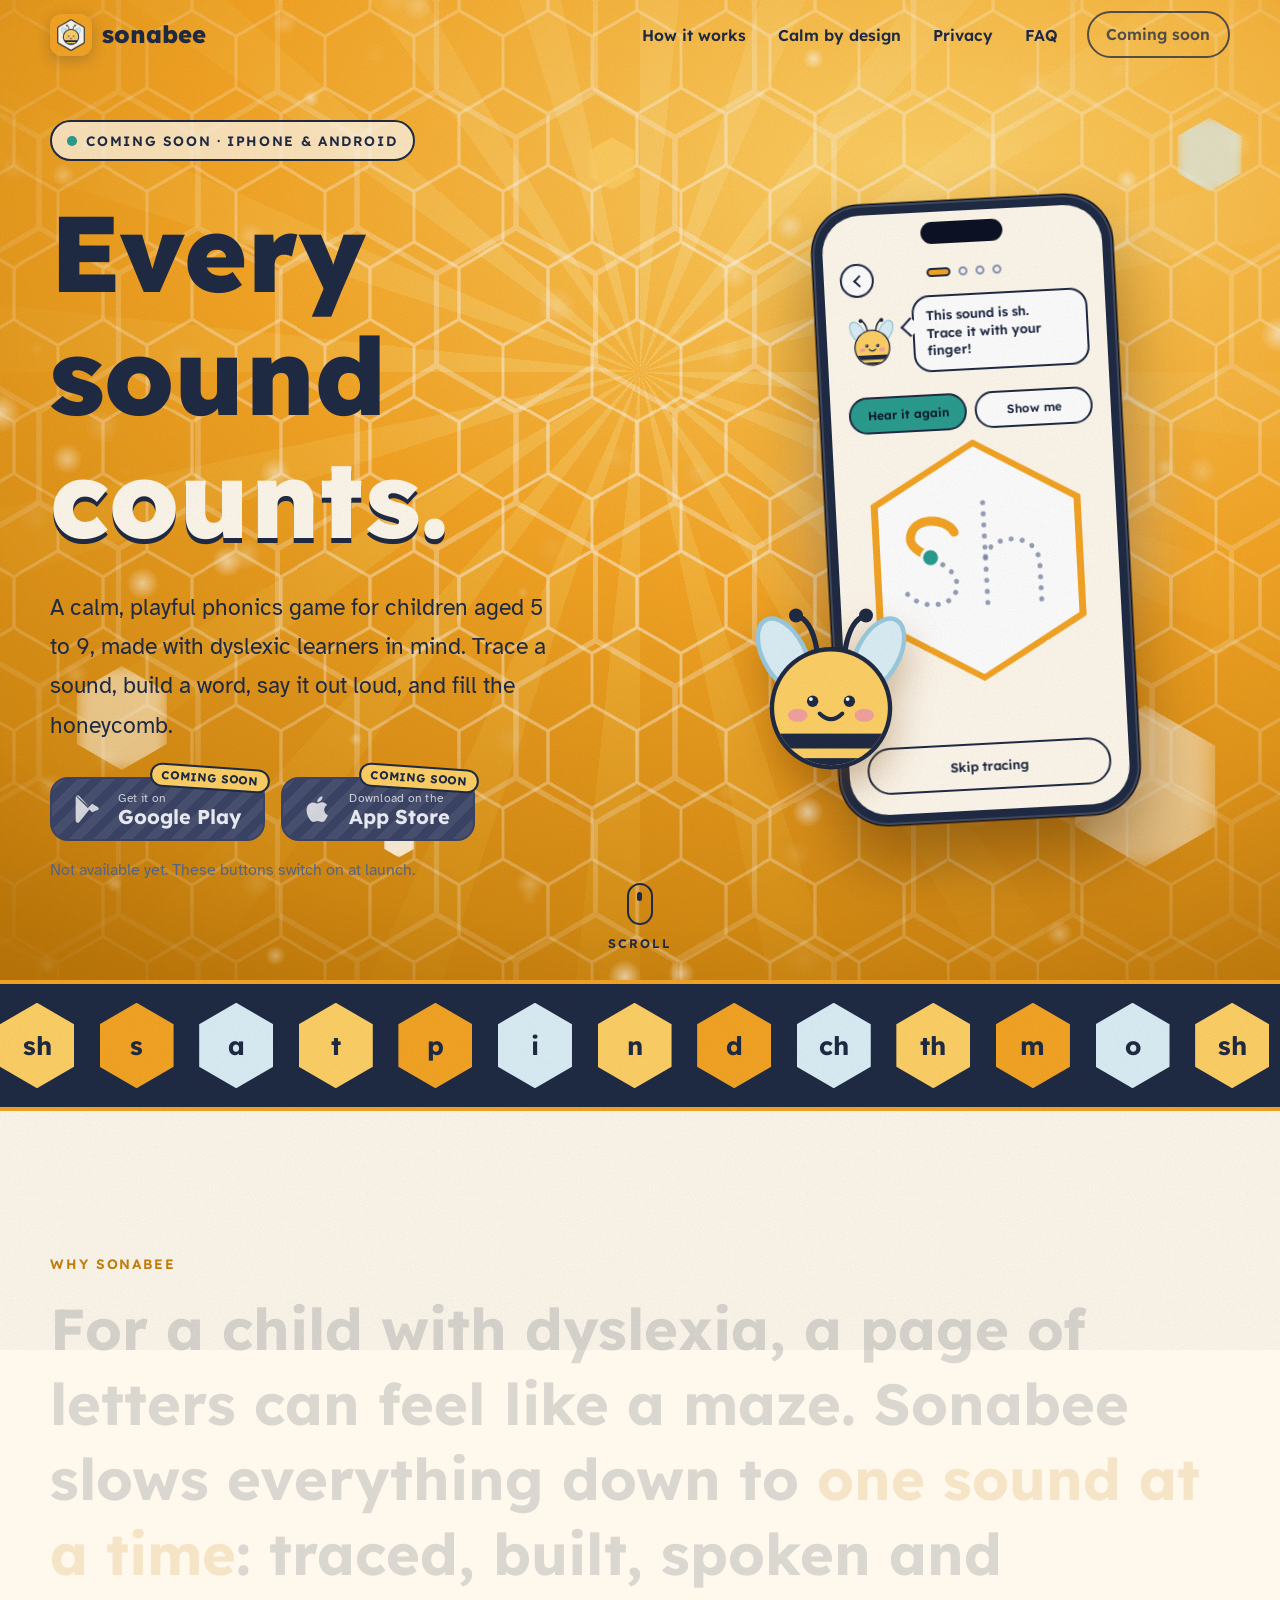
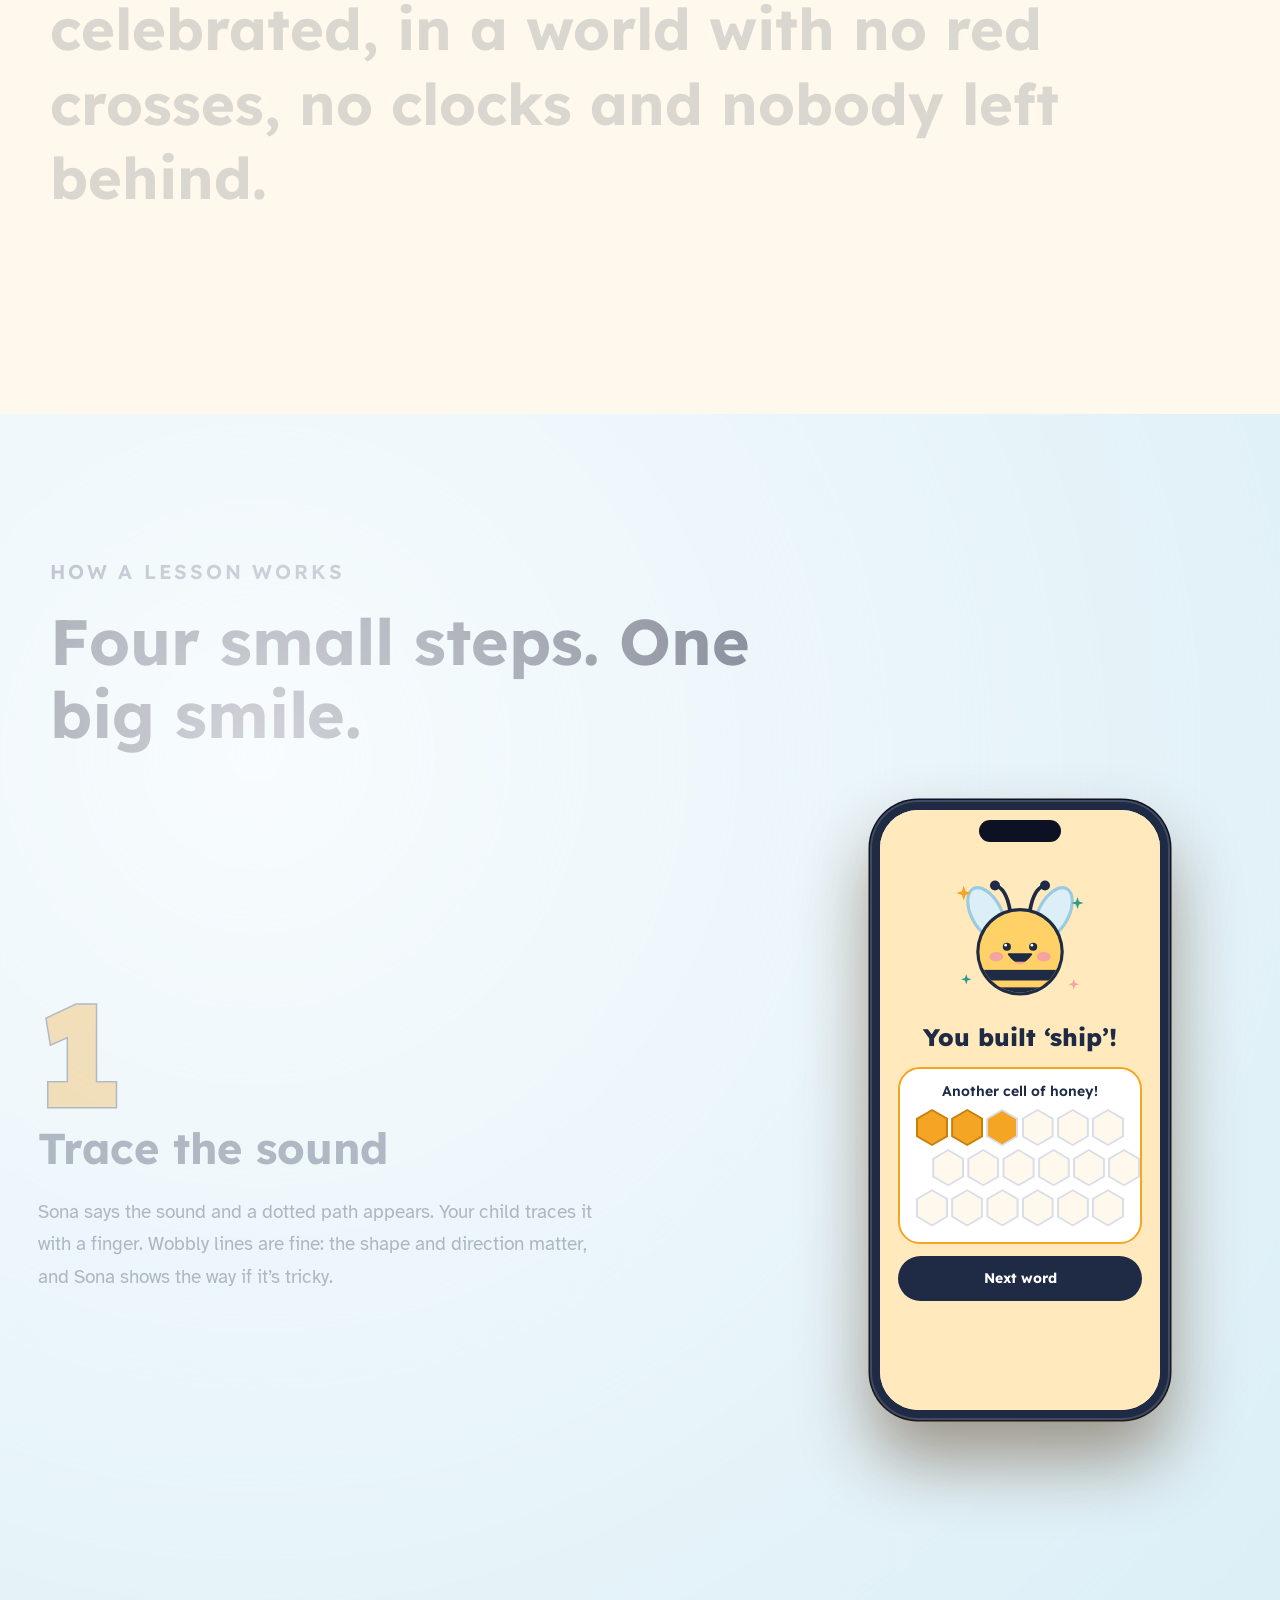
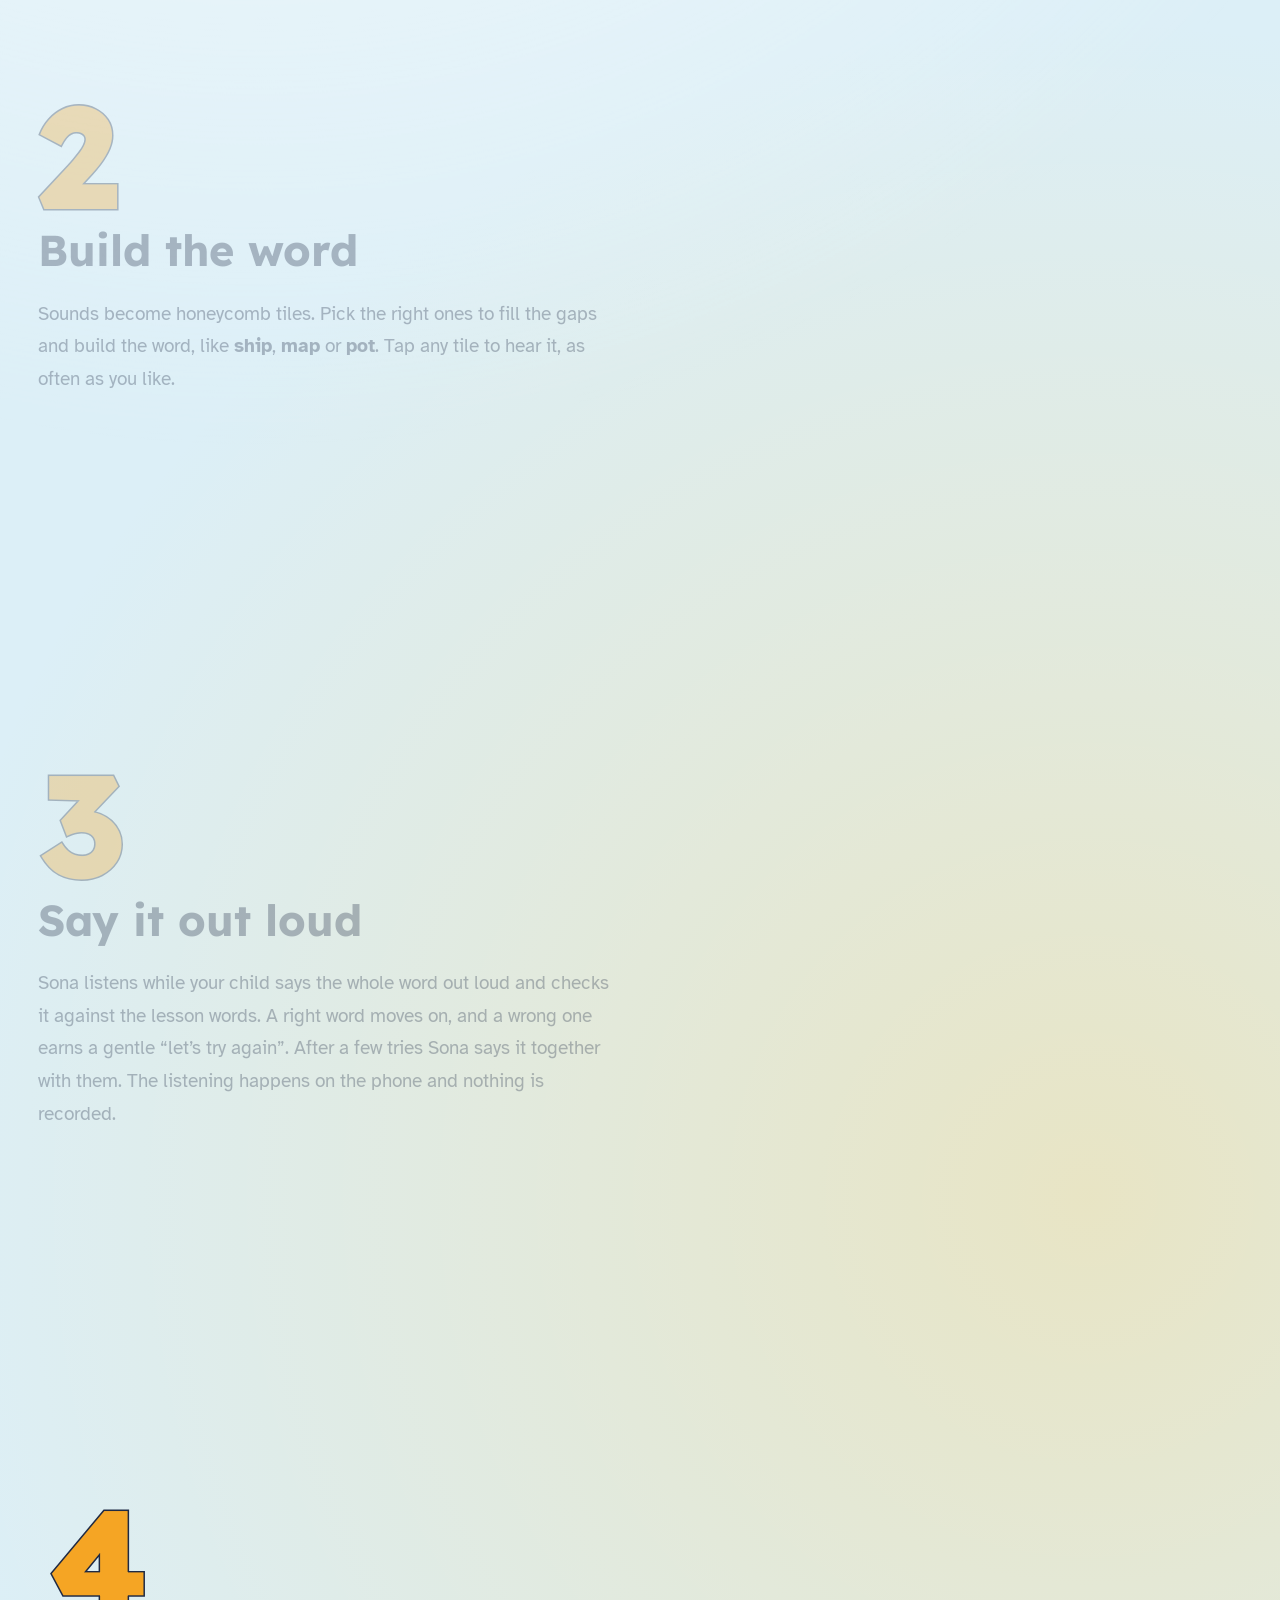
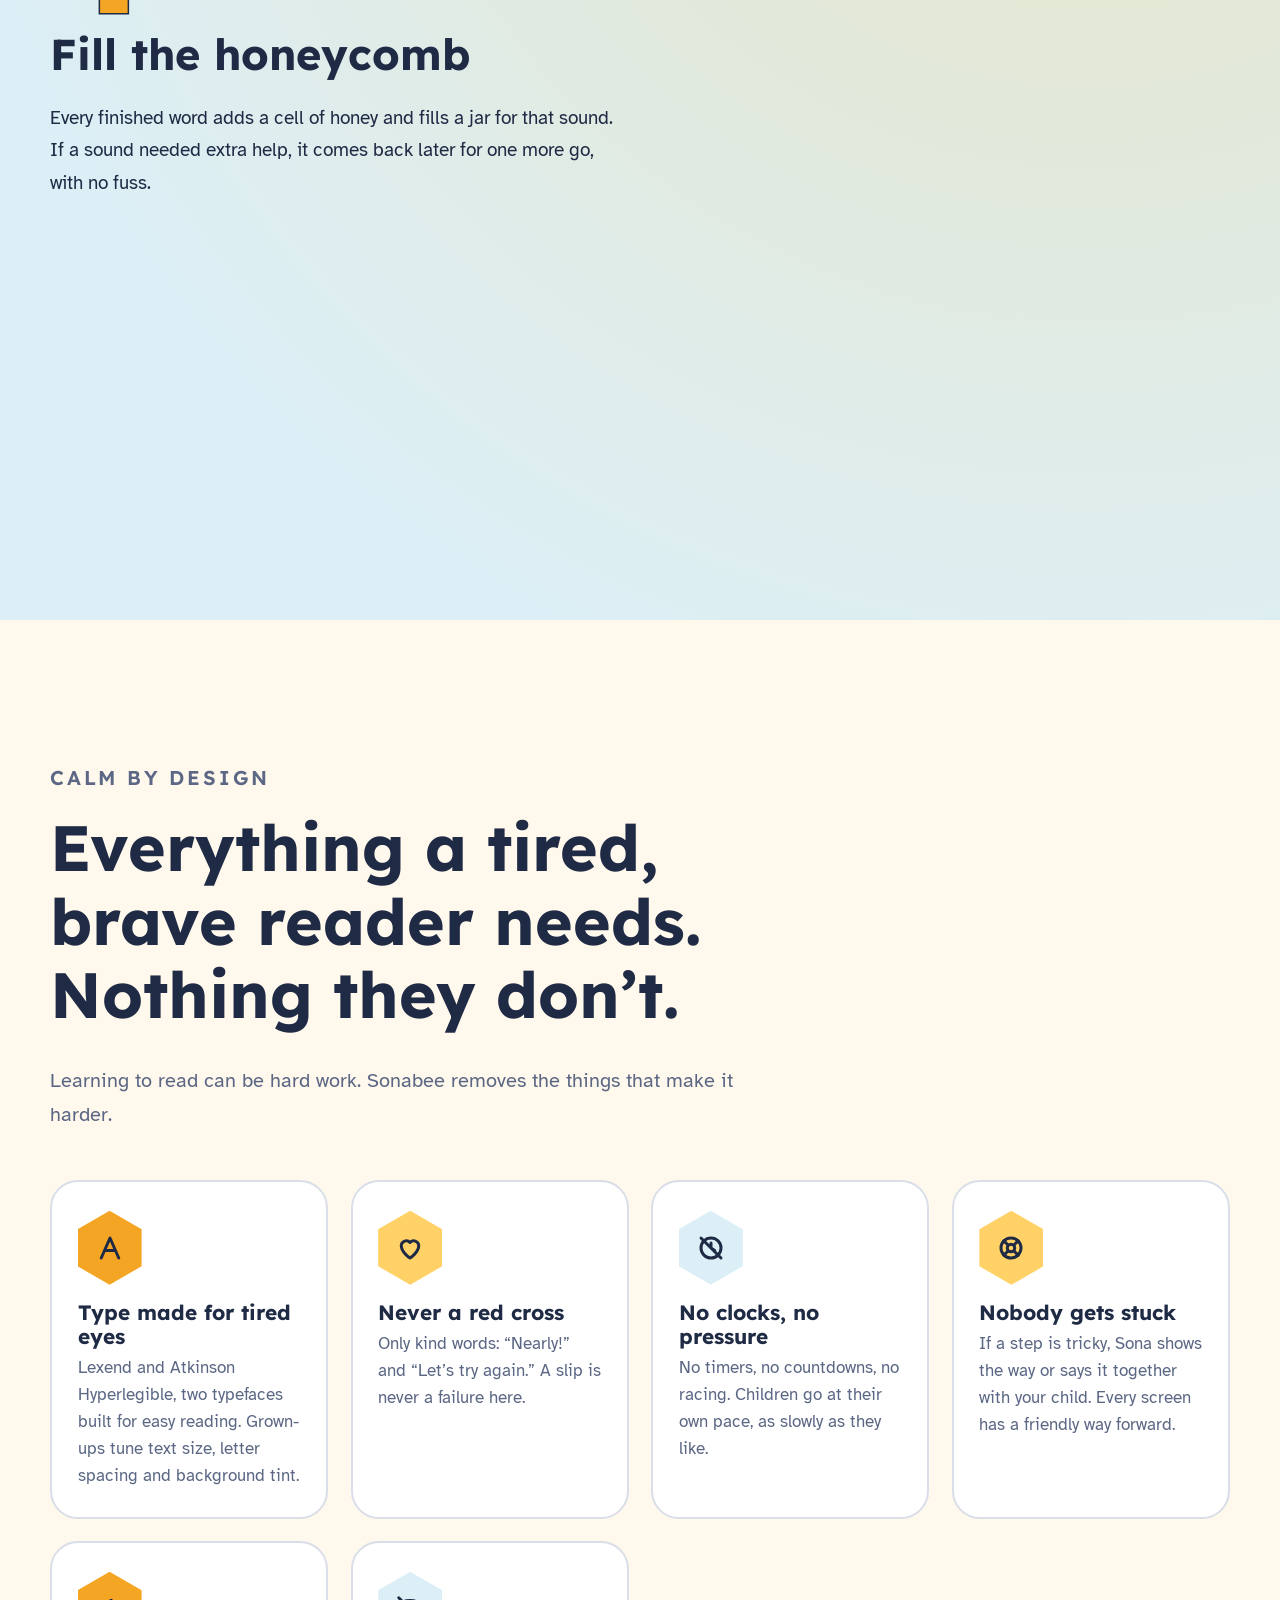
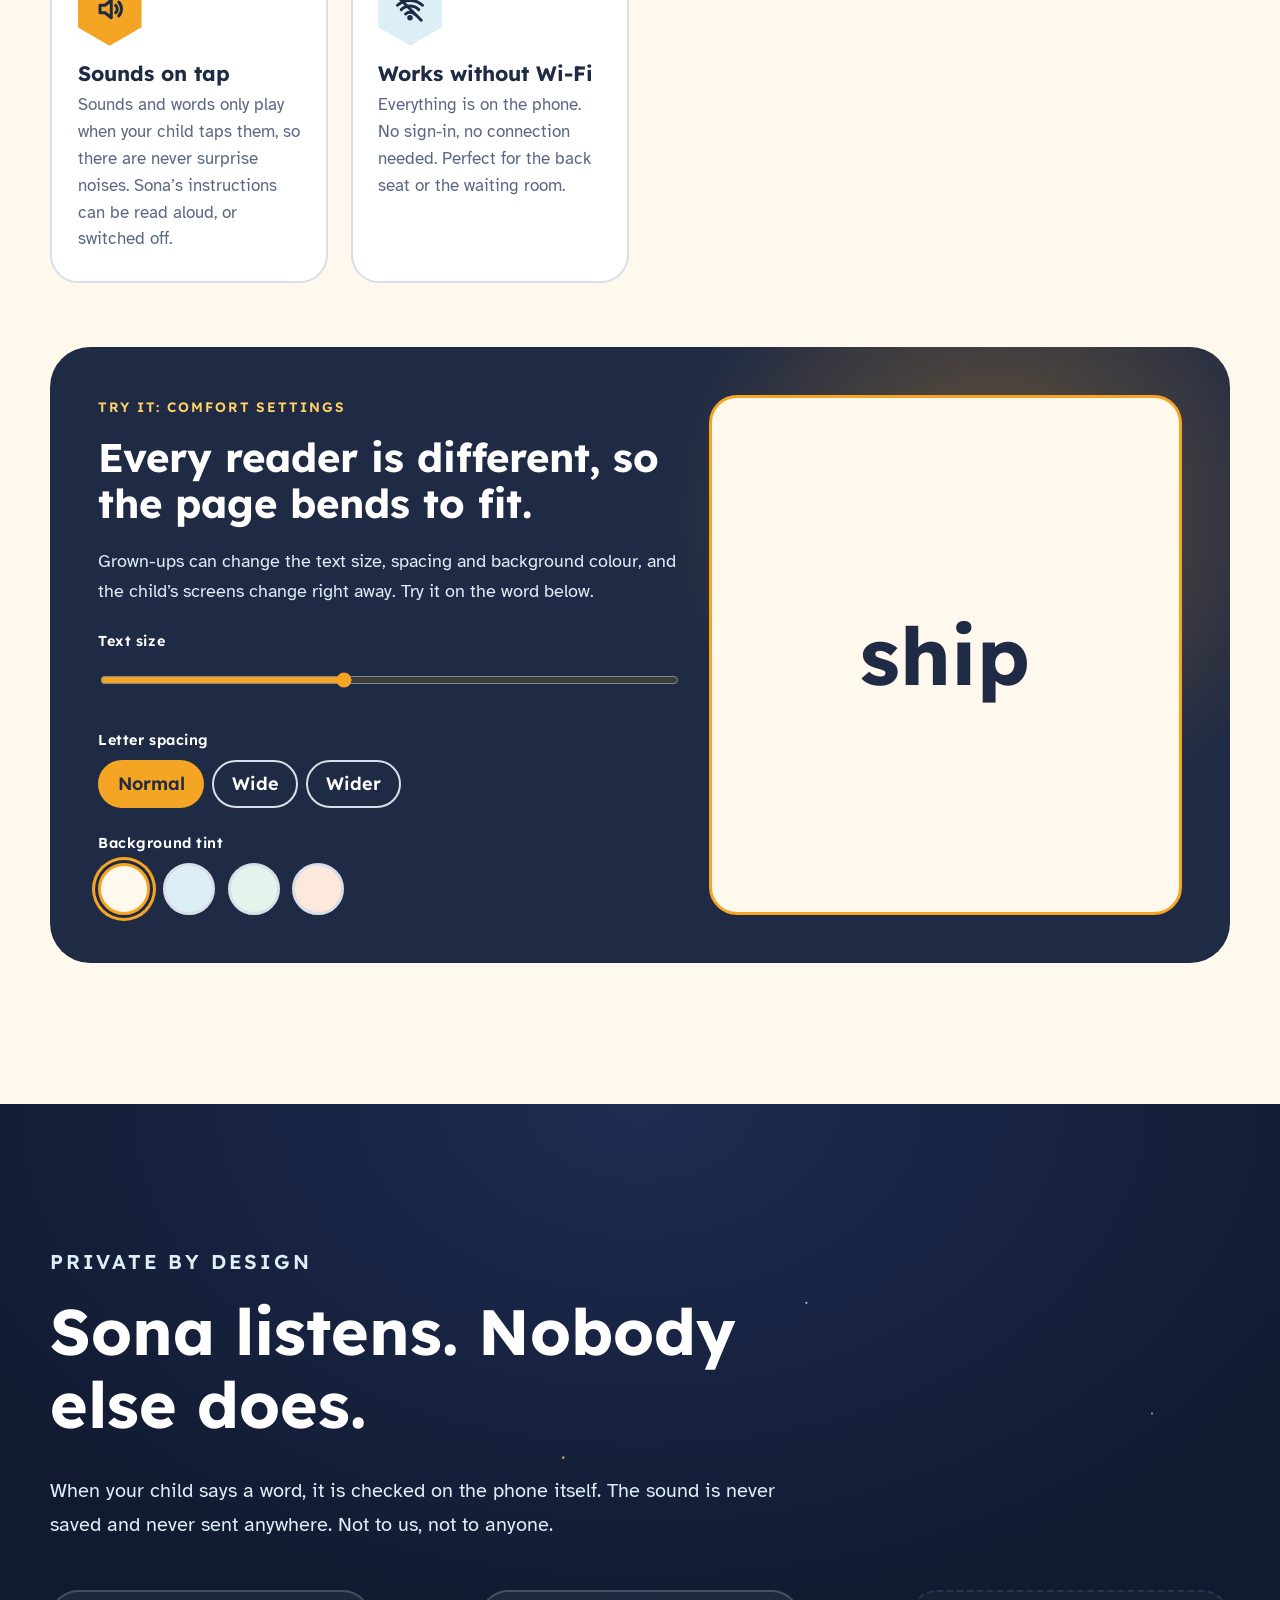
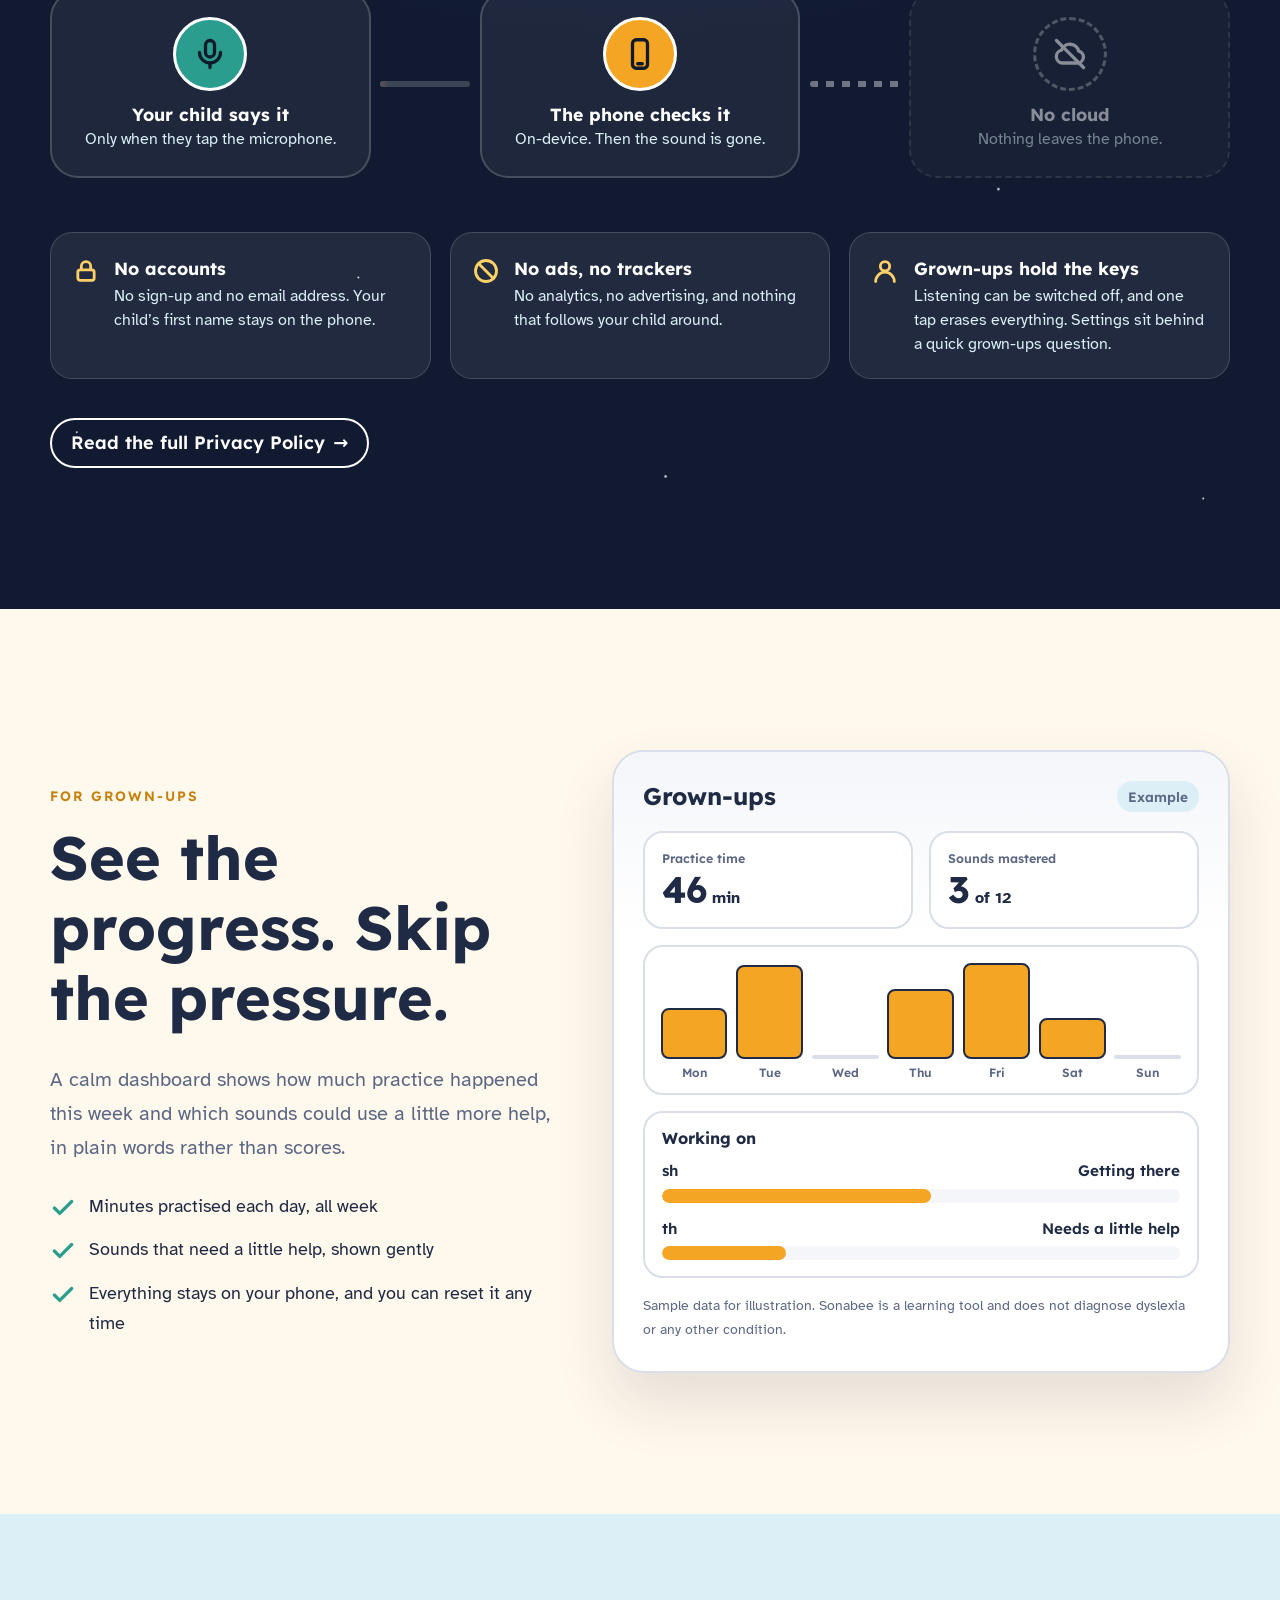
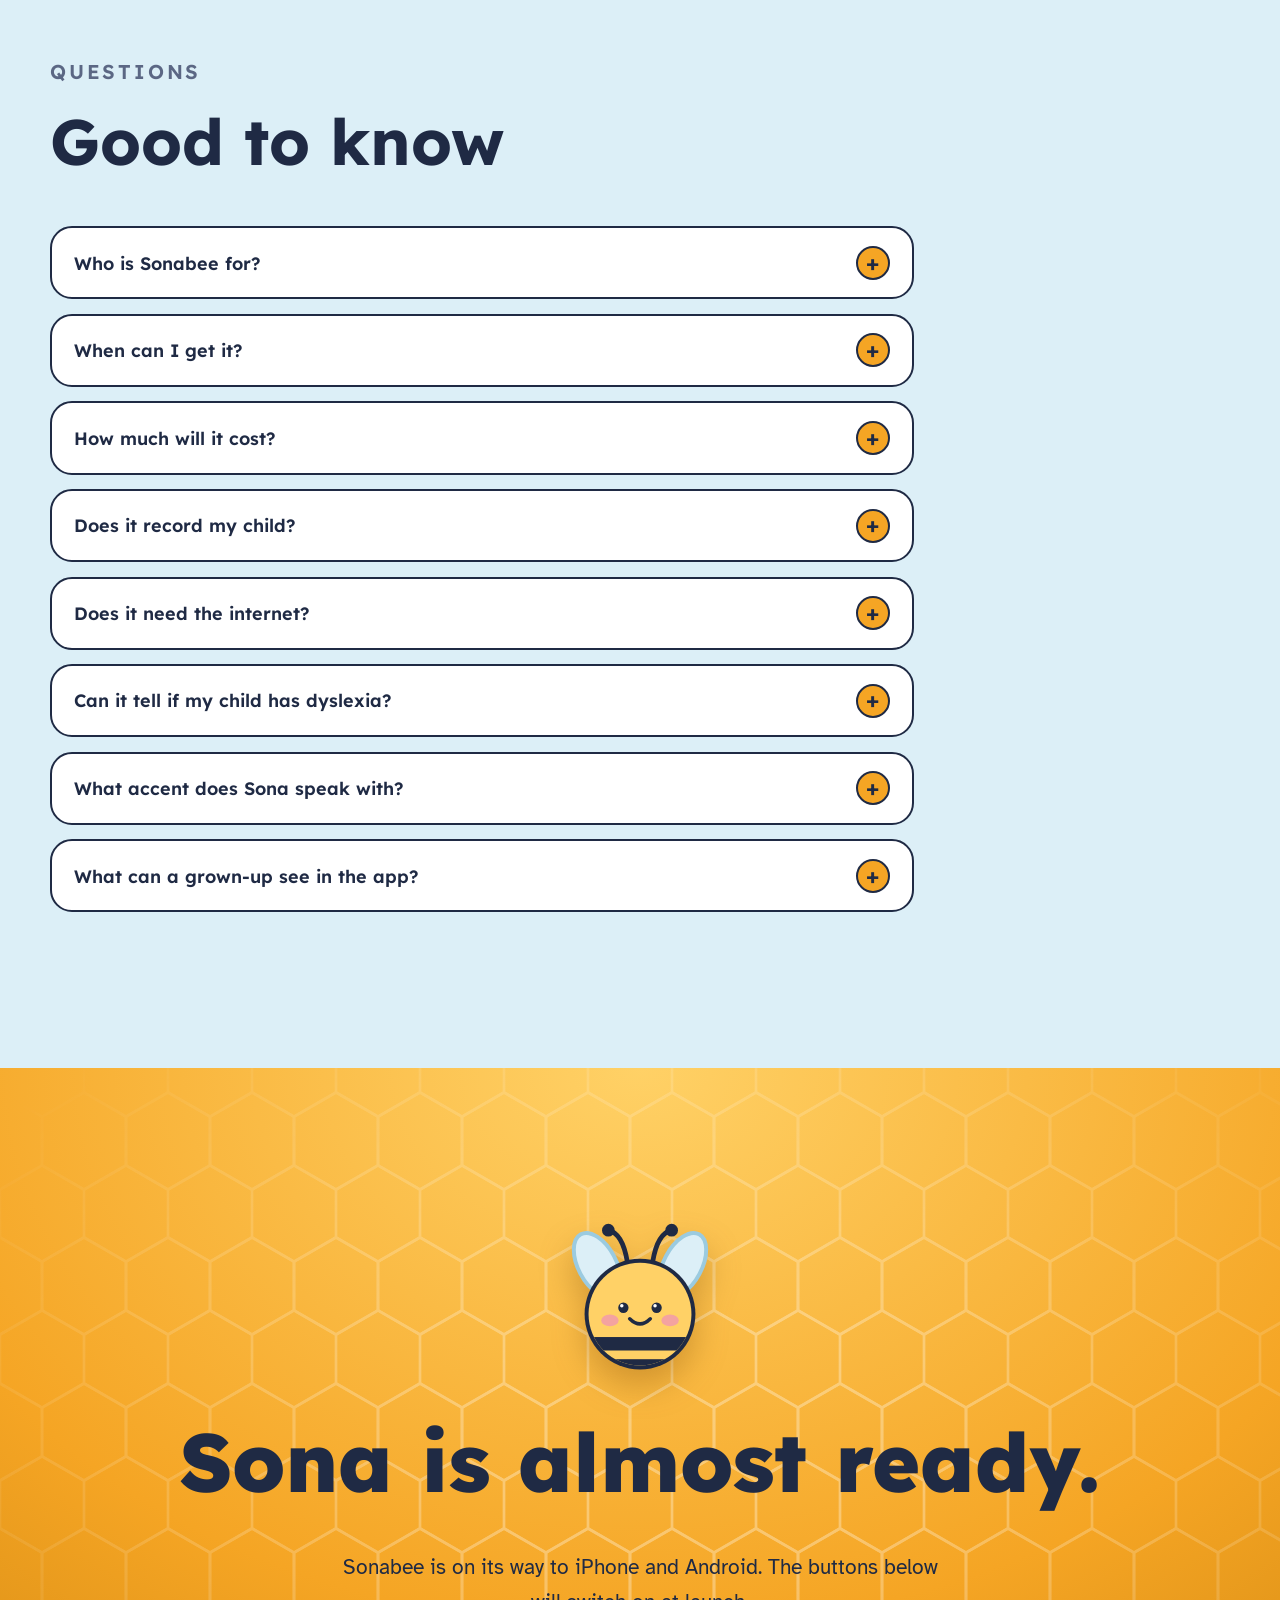
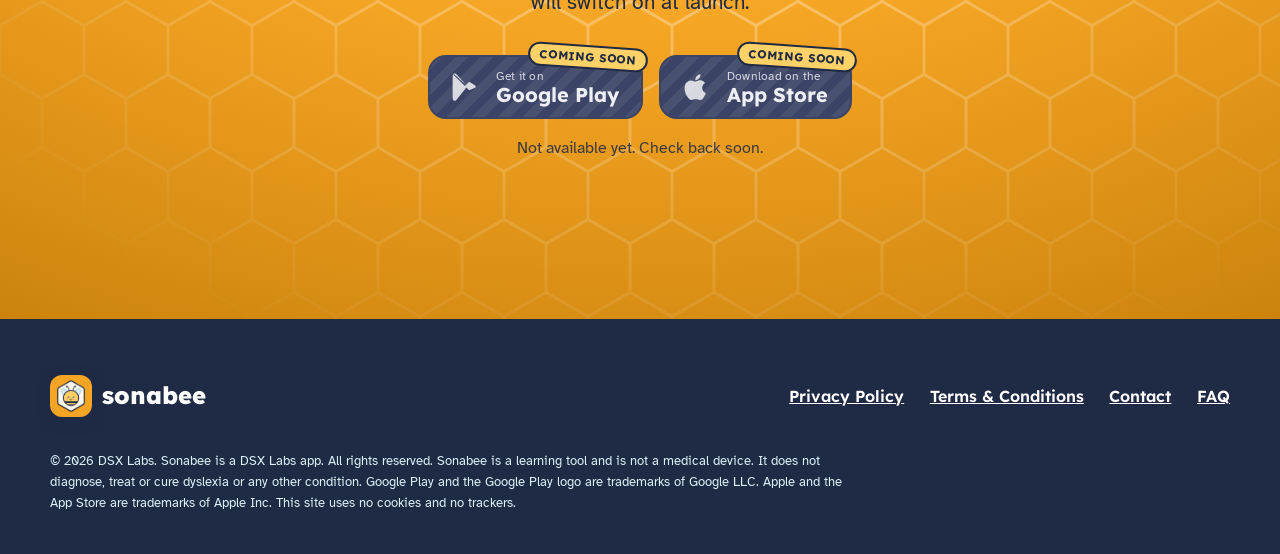
<file: index.html>
<!doctype html>
<html lang="en">
<head>
<meta charset="utf-8">
<meta name="viewport" content="width=device-width, initial-scale=1">
<title>Sonabee | Every sound counts. A calm phonics game for ages 5 to 9</title>
<meta name="description" content="Sonabee is a calm, playful phonics game for children aged 5 to 9, made with dyslexic learners in mind. Trace a sound, build a word, say it aloud. Coming soon to iPhone and Android.">
<meta name="theme-color" content="#F5A524">
<meta property="og:title" content="Sonabee | Every sound counts.">
<meta property="og:description" content="A calm, playful phonics game for children aged 5 to 9. Coming soon to iPhone and Android.">
<meta property="og:type" content="website">
<meta property="og:image" content="https://sonabee.diweshsaxena.com/assets/img/app-icon-512.png">
<meta property="og:url" content="https://sonabee.diweshsaxena.com/">
<meta property="og:site_name" content="Sonabee">
<meta name="twitter:card" content="summary">
<link rel="canonical" href="https://sonabee.diweshsaxena.com/">
<link rel="icon" href="favicon.svg" type="image/svg+xml">
<link rel="apple-touch-icon" href="assets/img/apple-touch-icon.png">
<link rel="preload" href="assets/fonts/Lexend-ExtraBold.ttf" as="font" type="font/ttf" crossorigin>
<link rel="stylesheet" href="assets/css/style.css">
<script>document.documentElement.classList.add('js');</script>
</head>
<body>
<a class="skip" href="#main">Skip to content</a>
<div class="grain" aria-hidden="true"></div>

<!-- ===================== NAV ===================== -->
<header class="nav" id="nav">
  <div class="wrap">
    <a class="brand" href="#top" aria-label="Sonabee, back to top"><img src="assets/img/icon-192.png" alt="" width="42" height="42">sonabee</a>
    <nav aria-label="Main">
      <ul class="nav-links">
        <li><a href="#how">How it works</a></li>
        <li><a href="#calm">Calm by design</a></li>
        <li><a href="#private">Privacy</a></li>
        <li><a href="#faq">FAQ</a></li>
        <li><span class="pill" aria-disabled="true" title="The app is not available yet">Coming soon</span></li>
      </ul>
    </nav>
  </div>
</header>

<main id="main">
<!-- ===================== HERO ===================== -->
<section class="hero" id="top" aria-labelledby="hero-title">
  <div class="hero-bg" aria-hidden="true">
    <div class="hex-layer"></div>
    <div class="hex-layer two"></div>
  </div>
  <div class="rays" aria-hidden="true"></div>
  <span class="bokeh" style="--s:90px;--x:6%;--y:68%;--b:7px;--t:16s;--dx:30px;--dy:-60px" aria-hidden="true"></span>
  <span class="bokeh" style="--s:46px;--x:46%;--y:14%;--b:3px;--t:11s;--c:rgba(255,209,102,.8)" aria-hidden="true"></span>
  <span class="bokeh" style="--s:140px;--x:84%;--y:72%;--b:12px;--t:20s;--dx:-30px;--dy:-30px" aria-hidden="true"></span>
  <span class="bokeh" style="--s:30px;--x:30%;--y:84%;--b:1px;--t:9s;--c:rgba(255,248,236,.9)" aria-hidden="true"></span>
  <span class="bokeh" style="--s:64px;--x:92%;--y:12%;--b:5px;--t:13s;--c:rgba(220,239,247,.7)" aria-hidden="true"></span>
  <canvas id="pollen" aria-hidden="true"></canvas>
  <div class="vignette" aria-hidden="true"></div>

  <div class="wrap hero-grid">
    <div class="hero-copy">
      <p class="eyebrow fade-in" style="--d:.3s"><span class="dot" aria-hidden="true"></span>Coming soon &middot; iPhone &amp; Android</p>
      <h1 id="hero-title" aria-label="Every sound counts.">
        <span class="w" aria-hidden="true"><span style="--i:0">Every</span></span>
        <span class="w" aria-hidden="true"><span style="--i:1">sound</span></span><br>
        <span class="w" aria-hidden="true"><span class="accent" style="--i:2">counts.</span></span>
      </h1>
      <p class="lead fade-in" style="--d:1.3s">A calm, playful phonics game for children aged 5 to 9, made with dyslexic learners in mind. Trace a sound, build a word, say it out loud, and fill the honeycomb.</p>
      <div class="fade-in" style="--d:1.6s">
        <div class="stores" role="group" aria-label="App store downloads, coming soon">
          <span title="Coming soon"><button class="store" type="button" disabled aria-disabled="true" aria-describedby="soon-hero">
            <svg viewBox="0 0 24 24" aria-hidden="true"><path fill="#fff" d="M4.5 2.6c-.3.3-.5.8-.5 1.4v16c0 .6.2 1.1.5 1.4l.1.1 9-9v-.2l-9-9zM15.6 14.3l-3-3 3-3 3.9 2.2c1.100.6 1.100 1.600 0 2.200zM13.700 12.400 4.600 21.400c.4.400 1 .4 1.700.1zM13.700 10.500 6.300 2.600c-.7-.3-1.300-.3-1.700.1z"/></svg>
            <span><small>Get it on</small><strong>Google Play</strong></span><em class="soon">Coming soon</em>
          </button></span>
          <span title="Coming soon"><button class="store" type="button" disabled aria-disabled="true" aria-describedby="soon-hero">
            <svg viewBox="0 0 24 24" aria-hidden="true"><path fill="#fff" d="M16.400 12.600c0-2.300 1.900-3.400 2-3.500-1.100-1.600-2.800-1.800-3.400-1.800-1.400-.1-2.800.9-3.500.9-.7 0-1.800-.8-3-.8-1.500 0-3 .9-3.800 2.300-1.600 2.800-.4 6.900 1.200 9.200.8 1.100 1.700 2.300 2.900 2.300 1.200 0 1.600-.7 3-.7s1.800.7 3 .7c1.300 0 2.100-1.100 2.800-2.200.9-1.300 1.300-2.500 1.300-2.600 0 0-2.500-1-2.500-3.800zM14.200 5.900c.6-.8 1.100-1.800 1-2.900-.9 0-2 .6-2.700 1.400-.6.700-1.100 1.800-1 2.800 1 .1 2-.5 2.700-1.300z"/></svg>
            <span><small>Download on the</small><strong>App Store</strong></span><em class="soon">Coming soon</em>
          </button></span>
        </div>
        <p class="soon-note" id="soon-hero">Not available yet. These buttons switch on at launch.</p>
      </div>
    </div>

    <div class="hero-stage" aria-hidden="true">
      <div class="glow"></div>
      <div class="phone-wrap">
        <div class="phone"><div class="screen">
          <div class="scr is-active">
            <div class="back"></div>
            <div class="dots"><i class="now"></i><i></i><i></i><i></i></div>
            <div class="mini-sona" data-sona="happy"></div>
            <div class="bubble">This sound is sh.<br>Trace it with your finger!</div>
            <div class="pillrow"><span class="pillbtn teal">Hear it again</span><span class="pillbtn">Show me</span></div>
            <div class="pad"><div class="cell"></div>
              <svg viewBox="0 0 210 242" class="js-trace">
                <path class="guide" d="M82 92C74 76 40 74 38 96C36 114 84 120 82 146C80 170 40 168 30 148"/>
                <path class="guide" d="M112 64L112 168"/>
                <path class="guide" d="M112 118C118 96 164 94 166 126L166 168"/>
                <path class="ink" d="M82 92C74 76 40 74 38 96C36 114 84 120 82 146C80 170 40 168 30 148"/>
                <path class="ink" d="M112 64L112 168"/>
                <path class="ink" d="M112 118C118 96 164 94 166 126L166 168"/>
                <circle class="dot" r="9"/>
              </svg>
            </div>
            <div class="skip-btn">Skip tracing</div>
          </div>
        </div></div>
      </div>
      <svg class="trail" viewBox="0 0 660 40"><path d="M0 30C160-10 330 50 650 14" fill="none" stroke="#FFF8EC" stroke-width="5" stroke-linecap="round" stroke-dasharray="1 14"/></svg>
      <div class="fly" data-sona="happy"></div>
    </div>
  </div>
  <a class="scroll-cue" href="#why" aria-label="Scroll to learn more"><i></i>Scroll</a>
</section>

<!-- ===================== SOUND RIBBON ===================== -->
<div class="ribbon" aria-label="Sounds children learn: sh, s, a, t, p, i, n, d, ch, th, m, o">
  <div class="ribbon-track">
    <span class="rt">sh</span><span class="rt">s</span><span class="rt">a</span><span class="rt">t</span><span class="rt">p</span><span class="rt">i</span><span class="rt">n</span><span class="rt">d</span><span class="rt">ch</span><span class="rt">th</span><span class="rt">m</span><span class="rt">o</span>
    <span class="rt" aria-hidden="true">sh</span><span class="rt" aria-hidden="true">s</span><span class="rt" aria-hidden="true">a</span><span class="rt" aria-hidden="true">t</span><span class="rt" aria-hidden="true">p</span><span class="rt" aria-hidden="true">i</span><span class="rt" aria-hidden="true">n</span><span class="rt" aria-hidden="true">d</span><span class="rt" aria-hidden="true">ch</span><span class="rt" aria-hidden="true">th</span><span class="rt" aria-hidden="true">m</span><span class="rt" aria-hidden="true">o</span>
  </div>
</div>

<!-- ===================== WHY ===================== -->
<section class="section" id="why" aria-labelledby="why-k">
  <div class="wrap">
    <p class="kicker" id="why-k">Why Sonabee</p>
    <p class="big-words" data-split>For a child with dyslexia, a page of letters can feel like a maze. Sonabee slows everything down to <em>one sound at a time</em>: traced, built, spoken and celebrated, in a world with no red crosses, no clocks and nobody left behind.</p>
  </div>
</section>

<!-- ===================== HOW IT WORKS ===================== -->
<section class="section how" id="how" aria-labelledby="how-h">
  <div class="wrap">
    <div class="sec-head reveal">
      <p class="kicker">How a lesson works</p>
      <h2 id="how-h">Four small steps. One big smile.</h2>
    </div>
    <div class="story-grid story">
      <div class="steps">
        <article class="step is-active" data-step="0">
          <div class="num" aria-hidden="true">1</div>
          <h3>Trace the sound</h3>
          <p>Sona says the sound and a dotted path appears. Your child traces it with a finger. Wobbly lines are fine: the shape and direction matter, and Sona shows the way if it&rsquo;s tricky.</p>
        </article>
        <article class="step" data-step="1">
          <div class="num" aria-hidden="true">2</div>
          <h3>Build the word</h3>
          <p>Sounds become honeycomb tiles. Pick the right ones to fill the gaps and build the word, like <strong>ship</strong>, <strong>map</strong> or <strong>pot</strong>. Tap any tile to hear it, as often as you like.</p>
        </article>
        <article class="step" data-step="2">
          <div class="num" aria-hidden="true">3</div>
          <h3>Say it out loud</h3>
          <p>Sona listens while your child says the whole word out loud and checks it against the lesson words. A right word moves on, and a wrong one earns a gentle &ldquo;let&rsquo;s try again&rdquo;. After a few tries Sona says it together with them. The listening happens on the phone and nothing is recorded.</p>
        </article>
        <article class="step" data-step="3">
          <div class="num" aria-hidden="true">4</div>
          <h3>Fill the honeycomb</h3>
          <p>Every finished word adds a cell of honey and fills a jar for that sound. If a sound needed extra help, it comes back later for one more go, with no fuss.</p>
        </article>
      </div>

      <div class="story-phone" aria-hidden="true">
        <div class="phone-wrap">
          <div class="phone"><div class="screen">

            <!-- 1 Trace -->
            <div class="scr is-active" data-scr="0">
              <div class="back"></div>
              <div class="dots"><i class="now"></i><i></i><i></i><i></i></div>
              <div class="mini-sona" data-sona="happy"></div>
              <div class="bubble">This sound is sh.<br>Trace it with your finger!</div>
              <div class="pillrow"><span class="pillbtn teal">Hear it again</span><span class="pillbtn">Show me</span></div>
              <div class="pad"><div class="cell"></div>
                <svg viewBox="0 0 210 242" class="js-trace">
                  <path class="guide" d="M82 92C74 76 40 74 38 96C36 114 84 120 82 146C80 170 40 168 30 148"/>
                  <path class="guide" d="M112 64L112 168"/>
                  <path class="guide" d="M112 118C118 96 164 94 166 126L166 168"/>
                  <path class="ink" d="M82 92C74 76 40 74 38 96C36 114 84 120 82 146C80 170 40 168 30 148"/>
                  <path class="ink" d="M112 64L112 168"/>
                  <path class="ink" d="M112 118C118 96 164 94 166 126L166 168"/>
                  <circle class="dot" r="9"/>
                </svg>
              </div>
              <div class="skip-btn">Skip tracing</div>
            </div>

            <!-- 2 Build -->
            <div class="scr" data-scr="1">
              <div class="back"></div>
              <div class="dots"><i class="done"></i><i class="now"></i><i></i><i></i></div>
              <p class="h-title">Build the word you hear</p>
              <div class="build-row">
                <div class="round"><svg viewBox="0 0 24 24" fill="#0F1A2A"><path d="M4 9v6h4l5 4V5L8 9H4zM16.500 8.500a5 5 0 0 1 0 7l-1.300-1.300a3.200 3.200 0 0 0 0-4.400zM19 6l-1.300 1.300a7 7 0 0 1 0 9.400L19 18a9 9 0 0 0 0-12z"/></svg></div>
                <div class="pic"><svg viewBox="0 0 70 70"><circle cx="54" cy="14" r="6" fill="#FFD166"/><path d="M33 8v34M33 10l-16 28h16zM35 14l14 24H35z" fill="#fff" stroke="#1F2A44" stroke-width="2.200" stroke-linejoin="round"/><path d="M8 42h54l-8 14H17z" fill="#C77F0A" stroke="#1F2A44" stroke-width="2.200" stroke-linejoin="round"/><circle cx="24" cy="48" r="2" fill="#DCEFF7" stroke="#1F2A44"/><circle cx="35" cy="48" r="2" fill="#DCEFF7" stroke="#1F2A44"/><circle cx="46" cy="48" r="2" fill="#DCEFF7" stroke="#1F2A44"/><path d="M6 62q6-6 12 0t12 0 12 0 12 0" fill="none" stroke="#2A9D8F" stroke-width="3" stroke-linecap="round"/></svg></div>
              </div>
              <!-- empty slots -->
              <svg class="slot-svg" style="left:102px;top:222px" viewBox="0 0 76 88"><path d="M38 3 73 23v42L38 85 3 65V23z" fill="none" stroke="#5B6784" stroke-width="2.500" stroke-dasharray="7 6" stroke-linejoin="round"/></svg>
              <svg class="slot-svg" style="left:186px;top:222px" viewBox="0 0 76 88"><path d="M38 3 73 23v42L38 85 3 65V23z" fill="none" stroke="#5B6784" stroke-width="2.500" stroke-dasharray="7 6" stroke-linejoin="round"/></svg>
              <div class="hex tile sh" style="left:18px;top:222px"><span>sh</span></div>
              <!-- tray -->
              <div class="hex tile sky fly-a" style="left:10px;top:420px;--dx:99px;--dy:-190px;--dl:.5s"><span>i</span></div>
              <div class="hex tile fly-b" style="left:76px;top:420px;--dx:117px;--dy:-190px;--dl:1.2s"><span>p</span></div>
              <div class="hex tile sky" style="left:142px;top:420px"><span>a</span></div>
              <div class="hex tile" style="left:208px;top:420px"><span>d</span></div>
              <div class="done-btn">Done</div>
            </div>

            <!-- 3 Say -->
            <div class="scr" data-scr="2">
              <div class="back"></div>
              <div class="dots"><i class="done"></i><i class="done"></i><i class="now"></i><i></i></div>
              <div class="say-word">ship</div>
              <div class="say-parts"><span class="part p1">sh</span> &middot; <span class="part p2">i</span> &middot; <span class="part p3">p</span></div>
              <div class="say-sona" data-sona="listen"></div>
              <div class="mic"><span class="ring"></span><span class="ring b"></span><span class="ring c"></span>
                <svg viewBox="0 0 24 24" fill="none" stroke="#0F1A2A" stroke-width="2.400" stroke-linecap="round"><rect x="9" y="3" width="6" height="11" rx="3" fill="#0F1A2A"/><path d="M5 11a7 7 0 0 0 14 0M12 18v3"/></svg></div>
              <div class="say-cap"><span class="c1">Listening&hellip;</span><span class="c2">Great saying!</span></div>
              <div class="say-bar">Help me hear it first</div>
            </div>

            <!-- 4 Complete -->
            <div class="scr celebrate" data-scr="3">
              <div class="cel-sona" data-sona="celebrate"></div>
              <div class="cel-title">You built &lsquo;ship&rsquo;!</div>
              <div class="cel-card">
                <h4>Another cell of honey!</h4>
                <div class="comb"><i class="on"></i><i class="on"></i><i class="new"></i><i></i><i></i><i></i><i></i><i></i><i></i><i></i><i></i><i></i><i></i><i></i><i></i><i></i><i></i><i></i></div>
              </div>
              <div class="btn-dark">Next word</div>
            </div>

          </div></div>
        </div>
      </div>
    </div>
  </div>
</section>

<!-- ===================== CALM BY DESIGN ===================== -->
<section class="section features" id="calm" aria-labelledby="calm-h">
  <div class="wrap">
    <div class="sec-head reveal">
      <p class="kicker">Calm by design</p>
      <h2 id="calm-h">Everything a tired, brave reader needs. Nothing they don&rsquo;t.</h2>
      <p>Learning to read can be hard work. Sonabee removes the things that make it harder.</p>
    </div>
    <div class="cards">
      <article class="card reveal" style="--d:0s"><div class="ico"><svg viewBox="0 0 24 24"><path d="M5 20 12 4l7 16M8 14h8"/></svg></div><h3>Type made for tired eyes</h3><p>Lexend and Atkinson Hyperlegible, two typefaces built for easy reading. Grown-ups tune text size, letter spacing and background tint.</p></article>
      <article class="card reveal" style="--d:.08s"><div class="ico"><svg viewBox="0 0 24 24"><path d="M12 20s-7-4.400-7-10a4 4 0 0 1 7-2.400A4 4 0 0 1 19 10c0 5.600-7 10-7 10z"/></svg></div><h3>Never a red cross</h3><p>Only kind words: &ldquo;Nearly!&rdquo; and &ldquo;Let&rsquo;s try again.&rdquo; A slip is never a failure here.</p></article>
      <article class="card reveal" style="--d:.16s"><div class="ico"><svg viewBox="0 0 24 24"><circle cx="12" cy="12" r="8"/><path d="M12 8v4l3 2M4 4l16 16"/></svg></div><h3>No clocks, no pressure</h3><p>No timers, no countdowns, no racing. Children go at their own pace, as slowly as they like.</p></article>
      <article class="card reveal" style="--d:.24s"><div class="ico"><svg viewBox="0 0 24 24"><circle cx="12" cy="12" r="8"/><circle cx="12" cy="12" r="3"/><path d="M6.300 6.300l3.500 3.500M14.200 14.200l3.500 3.500M17.700 6.300l-3.500 3.500M9.800 14.200l-3.500 3.500"/></svg></div><h3>Nobody gets stuck</h3><p>If a step is tricky, Sona shows the way or says it together with your child. Every screen has a friendly way forward.</p></article>
      <article class="card reveal" style="--d:.32s"><div class="ico"><svg viewBox="0 0 24 24"><path d="M4 9v6h4l5 4V5L8 9H4zM16.500 9a4 4 0 0 1 0 6M19 6.500a8 8 0 0 1 0 11"/></svg></div><h3>Sounds on tap</h3><p>Sounds and words only play when your child taps them, so there are never surprise noises. Sona&rsquo;s instructions can be read aloud, or switched off.</p></article>
      <article class="card reveal" style="--d:.4s"><div class="ico"><svg viewBox="0 0 24 24"><path d="M2 9a15 15 0 0 1 20 0M5 12.500a10 10 0 0 1 14 0M8.500 16a5 5 0 0 1 7 0"/><circle cx="12" cy="19" r="1"/><path d="M3 3l18 18"/></svg></div><h3>Works without Wi-Fi</h3><p>Everything is on the phone. No sign-in, no connection needed. Perfect for the back seat or the waiting room.</p></article>
    </div>

    <div class="comfort reveal" id="comfort">
      <div>
        <p class="kicker" style="color:var(--bee)">Try it: Comfort settings</p>
        <h3>Every reader is different, so the page bends to fit.</h3>
        <p>Grown-ups can change the text size, spacing and background colour, and the child&rsquo;s screens change right away. Try it on the word below.</p>
        <div class="ctrl"><label for="size">Text size</label><input type="range" id="size" min="44" max="130" value="80"></div>
        <div class="ctrl"><span class="lbl" id="sp-l">Letter spacing</span>
          <div class="seg" role="group" aria-labelledby="sp-l">
            <button type="button" data-sp="0" aria-pressed="true">Normal</button>
            <button type="button" data-sp="0.12" aria-pressed="false">Wide</button>
            <button type="button" data-sp="0.26" aria-pressed="false">Wider</button>
          </div></div>
        <div class="ctrl"><span class="lbl" id="tint-l">Background tint</span>
          <div class="tints" role="group" aria-labelledby="tint-l">
            <button type="button" style="--c:#FFF8EC" data-tint="#FFF8EC" aria-pressed="true" aria-label="Cream"></button>
            <button type="button" style="--c:#DCEFF7" data-tint="#DCEFF7" aria-pressed="false" aria-label="Sky"></button>
            <button type="button" style="--c:#E3F4EC" data-tint="#E3F4EC" aria-pressed="false" aria-label="Mint"></button>
            <button type="button" style="--c:#FDE8DC" data-tint="#FDE8DC" aria-pressed="false" aria-label="Peach"></button>
          </div></div>
      </div>
      <div class="preview" id="preview" role="img" aria-label="Live preview of the word ship"><span id="word" aria-hidden="true">ship</span></div>
    </div>
  </div>
</section>

<!-- ===================== PRIVATE BY DESIGN ===================== -->
<section class="section private on-dark" id="private" aria-labelledby="priv-h">
  <div class="stars" aria-hidden="true"></div>
  <div class="wrap" style="position:relative">
    <div class="sec-head reveal">
      <p class="kicker">Private by design</p>
      <h2 id="priv-h">Sona listens. Nobody else does.</h2>
      <p>When your child says a word, it is checked on the phone itself. The sound is never saved and never sent anywhere. Not to us, not to anyone.</p>
    </div>

    <div class="flow reveal" role="group" aria-label="How voice stays on the device">
      <div class="node"><div class="ni"><svg viewBox="0 0 24 24"><rect x="9" y="3" width="6" height="11" rx="3"/><path d="M5 11a7 7 0 0 0 14 0M12 18v3"/></svg></div><h3>Your child says it</h3><p>Only when they tap the microphone.</p></div>
      <div class="wire" aria-hidden="true"></div>
      <div class="node phone-n"><div class="ni"><svg viewBox="0 0 24 24"><rect x="7" y="2.500" width="10" height="19" rx="2.500"/><path d="M10.500 18.500h3"/></svg></div><h3>The phone checks it</h3><p>On-device. Then the sound is gone.</p></div>
      <div class="wire cut" aria-hidden="true"></div>
      <div class="node cloud"><div class="ni"><svg viewBox="0 0 24 24"><path d="M7 18h10a4 4 0 0 0 .8-7.900A6 6 0 0 0 6.300 9.500 4.300 4.300 0 0 0 7 18z"/><path d="M3 3l18 18"/></svg></div><h3>No cloud</h3><p>Nothing leaves the phone.</p></div>
    </div>

    <ul class="promises">
      <li class="reveal"><svg viewBox="0 0 24 24" aria-hidden="true"><rect x="5" y="11" width="14" height="9" rx="2"/><path d="M8 11V8a4 4 0 0 1 8 0v3"/></svg><div><strong>No accounts</strong><span>No sign-up and no email address. Your child&rsquo;s first name stays on the phone.</span></div></li>
      <li class="reveal" style="--d:.08s"><svg viewBox="0 0 24 24" aria-hidden="true"><circle cx="12" cy="12" r="9"/><path d="M5.600 5.600l12.800 12.800"/></svg><div><strong>No ads, no trackers</strong><span>No analytics, no advertising, and nothing that follows your child around.</span></div></li>
      <li class="reveal" style="--d:.16s"><svg viewBox="0 0 24 24" aria-hidden="true"><circle cx="12" cy="8" r="4"/><path d="M4 21a8 8 0 0 1 16 0"/></svg><div><strong>Grown-ups hold the keys</strong><span>Listening can be switched off, and one tap erases everything. Settings sit behind a quick grown-ups question.</span></div></li>
    </ul>
    <a class="btn-ghost" href="privacy.html">Read the full Privacy Policy <span aria-hidden="true">&rarr;</span></a>
  </div>
</section>

<!-- ===================== FOR GROWN-UPS ===================== -->
<section class="section grownups" id="grownups" aria-labelledby="gu-h">
  <div class="wrap gu-grid">
    <div class="reveal">
      <p class="kicker">For grown-ups</p>
      <h2 id="gu-h" style="font-size:clamp(2.2rem,5vw,3.8rem)">See the progress. Skip the pressure.</h2>
      <p style="font-size:1.25rem;color:var(--ink-soft)">A calm dashboard shows how much practice happened this week and which sounds could use a little more help, in plain words rather than scores.</p>
      <ul class="ticks">
        <li><svg viewBox="0 0 24 24" aria-hidden="true"><path d="M4 12l5 5 11-11"/></svg><span>Minutes practised each day, all week</span></li>
        <li><svg viewBox="0 0 24 24" aria-hidden="true"><path d="M4 12l5 5 11-11"/></svg><span>Sounds that need a little help, shown gently</span></li>
        <li><svg viewBox="0 0 24 24" aria-hidden="true"><path d="M4 12l5 5 11-11"/></svg><span>Everything stays on your phone, and you can reset it any time</span></li>
      </ul>
    </div>
    <div class="dash reveal" id="dash" role="img" aria-label="Example grown-ups dashboard: practice minutes for the week and sounds that need a little help">
      <header><h3>Grown-ups</h3><span>Example</span></header>
      <div class="stat-row">
        <div class="stat"><small>Practice time</small><b>46<i>min</i></b></div>
        <div class="stat"><small>Sounds mastered</small><b>3<i>of 12</i></b></div>
      </div>
      <div class="bars" aria-hidden="true">
        <div class="bar"><b style="--v:42;--i:0"></b>Mon</div>
        <div class="bar"><b style="--v:78;--i:1"></b>Tue</div>
        <div class="bar"><b class="zero" style="--i:2"></b>Wed</div>
        <div class="bar"><b style="--v:58;--i:3"></b>Thu</div>
        <div class="bar"><b style="--v:100;--i:4"></b>Fri</div>
        <div class="bar"><b style="--v:34;--i:5"></b>Sat</div>
        <div class="bar"><b class="zero" style="--i:6"></b>Sun</div>
      </div>
      <div class="working" aria-hidden="true">
        <h4>Working on</h4>
        <div class="wrow"><span>sh</span><span>Getting there</span></div><div class="meter"><i style="--w:52%"></i></div>
        <div class="wrow"><span>th</span><span>Needs a little help</span></div><div class="meter" style="margin-bottom:0"><i style="--w:24%"></i></div>
      </div>
      <p class="note">Sample data for illustration. Sonabee is a learning tool and does not diagnose dyslexia or any other condition.</p>
    </div>
  </div>
</section>

<!-- ===================== FAQ ===================== -->
<section class="section faq" id="faq" aria-labelledby="faq-h">
  <div class="wrap">
    <div class="sec-head reveal"><p class="kicker">Questions</p><h2 id="faq-h">Good to know</h2></div>
    <div class="faq-list reveal">
      <details><summary>Who is Sonabee for?</summary><p>Children aged 5 to 9 who are learning to read, especially children who find it hard, such as those with dyslexia. A grown-up sets it up in a minute and chooses a comfortable starting text size.</p></details>
      <details><summary>When can I get it?</summary><p>Sonabee is coming soon to Google Play and the App Store. The download buttons on this page are switched off until launch.</p></details>
      <details><summary>How much will it cost?</summary><p>Pricing has not been announced. When the app launches, the price will be shown clearly in the store listing before you download.</p></details>
      <details><summary>Does it record my child?</summary><p>No. Sona only listens while your child taps the microphone, and only if you agreed during setup. The speech is checked on the phone, and the audio is never recorded, saved or sent anywhere. You can switch listening off at any time in Comfort settings, and Sona will use a simple &ldquo;I said it!&rdquo; button instead.</p></details>
      <details><summary>Does it need the internet?</summary><p>No. Sonabee works fully offline, so there is no sign-in and no connection needed.</p></details>
      <details><summary>Can it tell if my child has dyslexia?</summary><p>No. Sonabee is a learning tool, not a medical or diagnostic product. If you are worried about your child&rsquo;s reading, please talk to their teacher or a reading specialist.</p></details>
      <details><summary>What accent does Sona speak with?</summary><p>Sona currently speaks in US English.</p></details>
      <details><summary>What can a grown-up see in the app?</summary><p>Behind a quick grown-ups question there is a dashboard of the week&rsquo;s practice, plus Comfort settings for text size, spacing, colour, voice speed, tracing help and listening. Everything is stored on your phone only.</p></details>
    </div>
  </div>
</section>

<!-- ===================== DOWNLOAD ===================== -->
<section class="section cta on-honey" id="download" aria-labelledby="dl-h">
  <div class="hex-layer" aria-hidden="true"></div>
  <div class="wrap">
    <div class="cta-sona" data-sona="happy"></div>
    <h2 id="dl-h" class="reveal">Sona is almost ready.</h2>
    <p class="lead reveal">Sonabee is on its way to iPhone and Android. The buttons below will switch on at launch.</p>
    <div class="stores reveal" role="group" aria-label="App store downloads, coming soon">
      <span title="Coming soon"><button class="store" type="button" disabled aria-disabled="true" aria-describedby="soon-cta">
        <svg viewBox="0 0 24 24" aria-hidden="true"><path fill="#fff" d="M4.500 2.600c-.3.300-.5.800-.5 1.400v16c0 .600.200 1.100.500 1.400l.1.100 9-9v-.2l-9-9zM15.600 14.300l-3-3 3-3 3.900 2.200c1.100.600 1.100 1.600 0 2.200zM13.700 12.400 4.600 21.400c.4.400 1 .4 1.700.1zM13.700 10.500 6.300 2.600c-.7-.3-1.300-.3-1.700.1z"/></svg>
        <span><small>Get it on</small><strong>Google Play</strong></span><em class="soon">Coming soon</em>
      </button></span>
      <span title="Coming soon"><button class="store" type="button" disabled aria-disabled="true" aria-describedby="soon-cta">
        <svg viewBox="0 0 24 24" aria-hidden="true"><path fill="#fff" d="M16.400 12.600c0-2.300 1.900-3.400 2-3.500-1.100-1.600-2.800-1.800-3.400-1.800-1.400-.1-2.800.9-3.500.9-.7 0-1.800-.8-3-.8-1.500 0-3 .9-3.800 2.300-1.600 2.800-.4 6.900 1.200 9.200.8 1.100 1.700 2.300 2.900 2.300 1.200 0 1.600-.7 3-.7s1.800.7 3 .7c1.300 0 2.100-1.100 2.800-2.200.9-1.300 1.300-2.500 1.300-2.600 0 0-2.500-1-2.500-3.800zM14.200 5.900c.6-.8 1.100-1.800 1-2.900-.9 0-2 .6-2.700 1.400-.6.700-1.100 1.800-1 2.800 1 .1 2-.5 2.700-1.300z"/></svg>
        <span><small>Download on the</small><strong>App Store</strong></span><em class="soon">Coming soon</em>
      </button></span>
    </div>
    <p class="soon-note" id="soon-cta">Not available yet. Check back soon.</p>
  </div>
</section>
</main>

<!-- ===================== FOOTER ===================== -->
<footer class="foot">
  <div class="wrap">
    <div class="row">
      <a class="brand" href="#top"><img src="assets/img/icon-192.png" alt="" width="42" height="42">sonabee</a>
      <nav aria-label="Footer">
        <ul>
          <li><a href="privacy.html">Privacy Policy</a></li>
          <li><a href="terms.html">Terms &amp; Conditions</a></li>
          <li><a href="mailto:diweshsaxena@gmail.com">Contact</a></li>
          <li><a href="#faq">FAQ</a></li>
        </ul>
      </nav>
    </div>
    <small>&copy; <span id="yr">2026</span> DSX Labs. Sonabee is a DSX Labs app. All rights reserved. Sonabee is a learning tool and is not a medical device. It does not diagnose, treat or cure dyslexia or any other condition. Google Play and the Google Play logo are trademarks of Google LLC. Apple and the App Store are trademarks of Apple Inc. This site uses no cookies and no trackers.</small>
  </div>
</footer>

<script src="assets/js/main.js"></script>
</body>
</html>
</file>
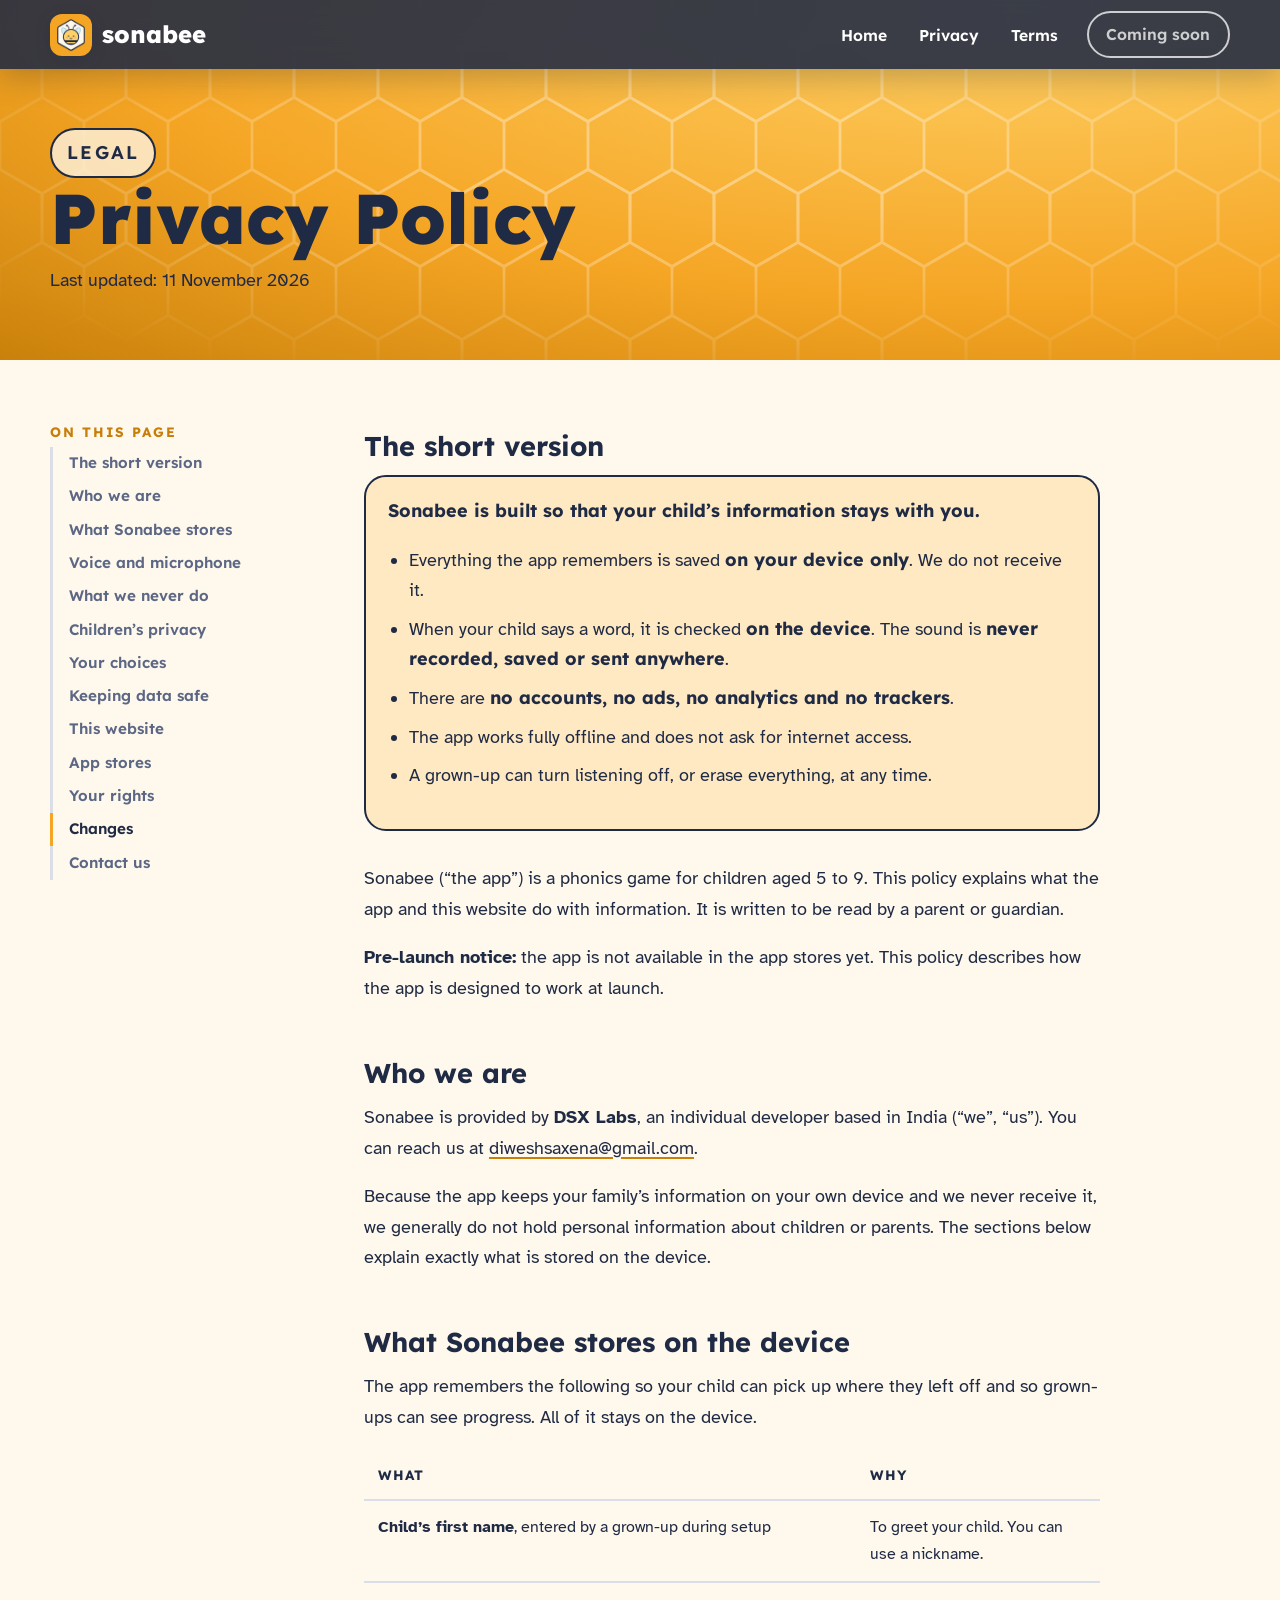
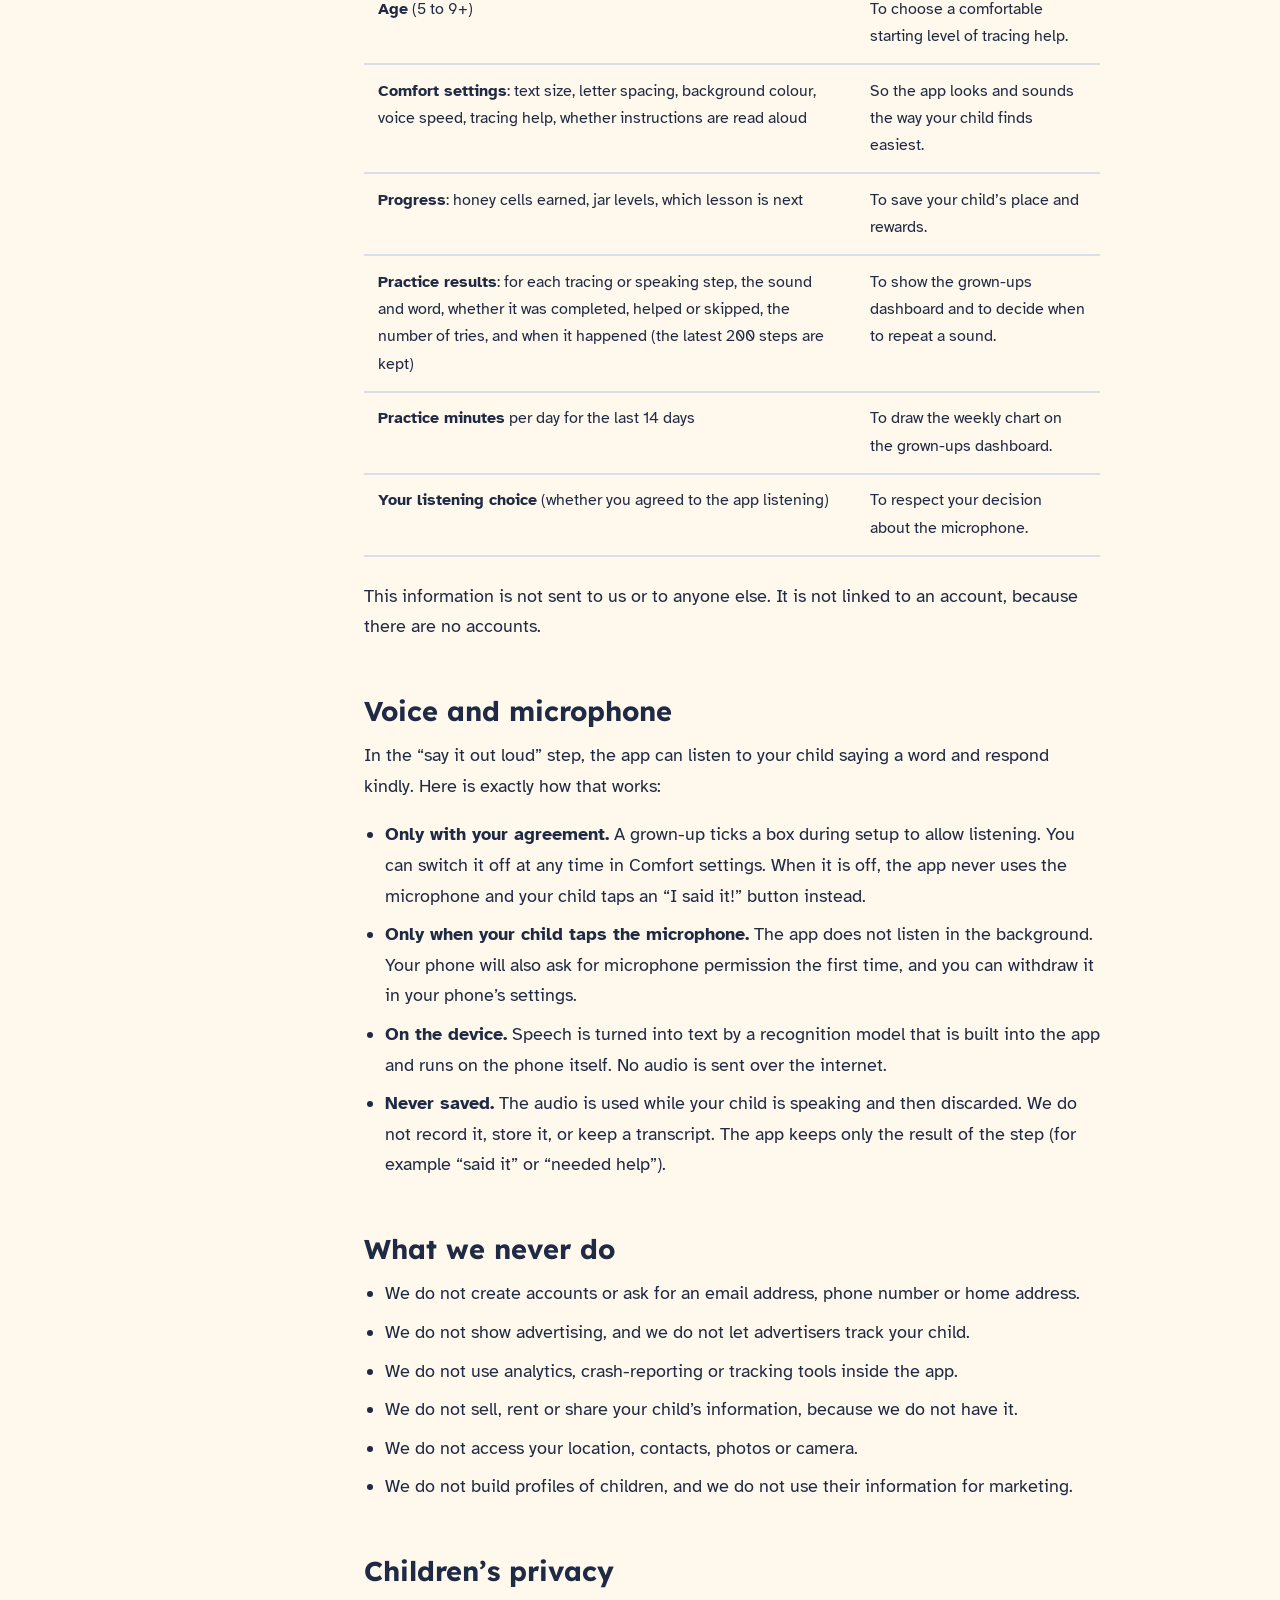
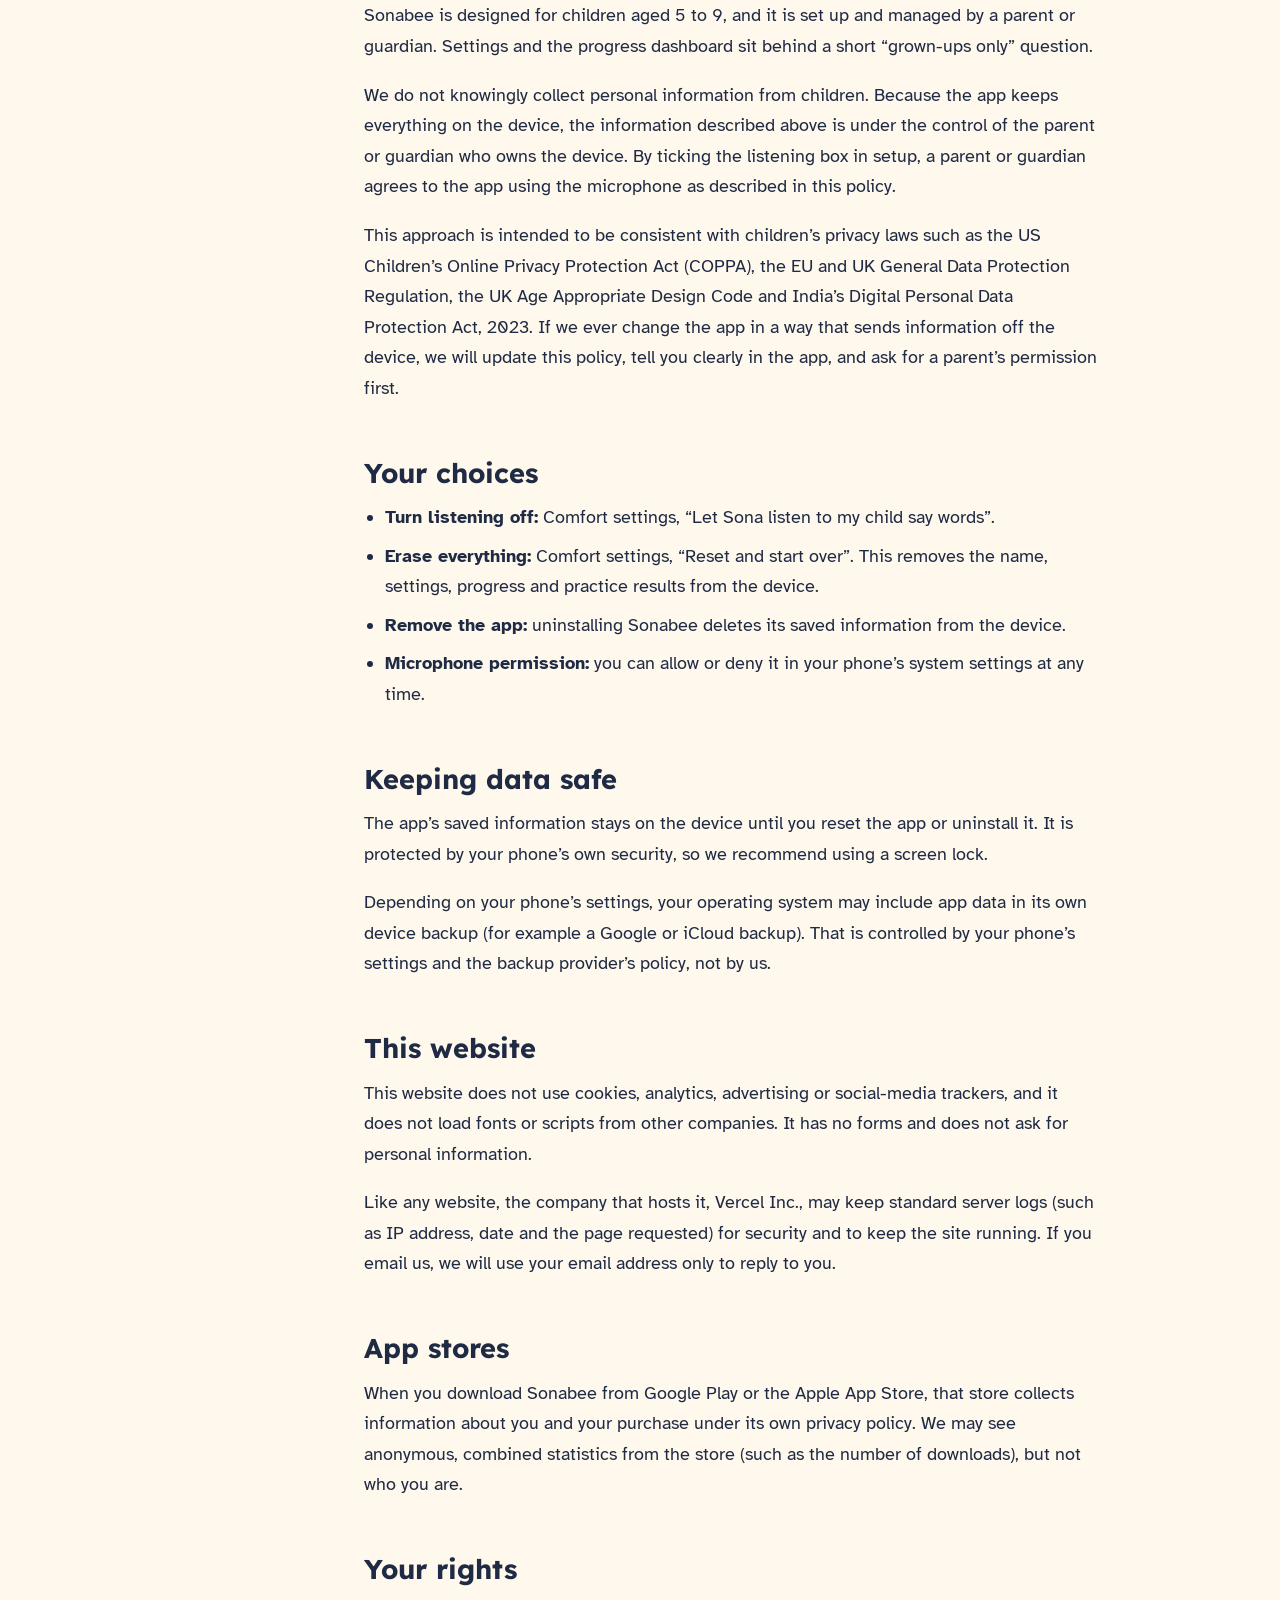
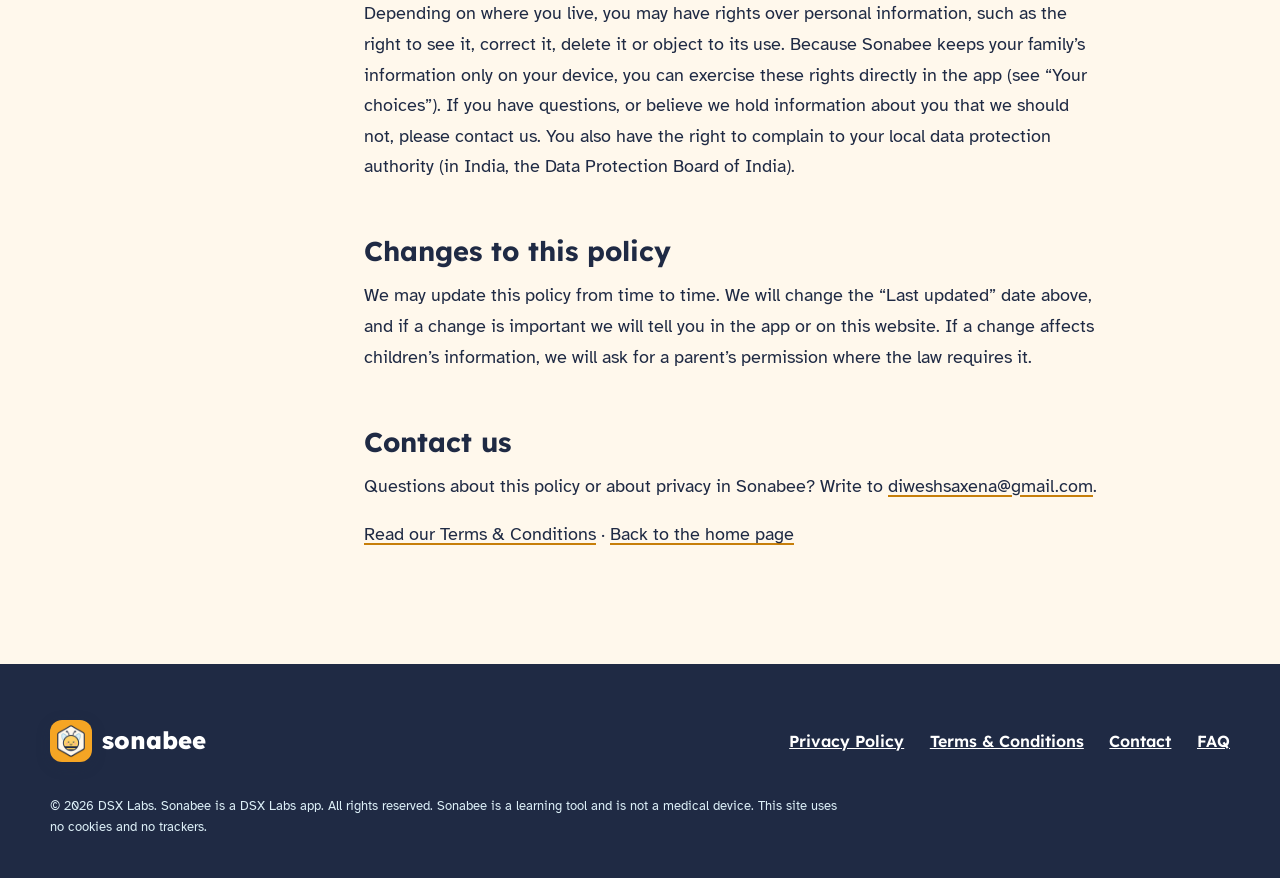
<file: privacy.html>
<!doctype html>
<html lang="en">
<head>
<meta charset="utf-8">
<meta name="viewport" content="width=device-width, initial-scale=1">
<title>Privacy Policy | Sonabee</title>
<meta name="description" content="How Sonabee handles your family's information: stored on the device, voice checked on the device and never saved, no accounts, no ads, no trackers.">
<meta name="theme-color" content="#F5A524">
<link rel="canonical" href="https://sonabee.diweshsaxena.com/privacy.html">
<link rel="icon" href="favicon.svg" type="image/svg+xml">
<link rel="apple-touch-icon" href="assets/img/apple-touch-icon.png">
<link rel="stylesheet" href="assets/css/style.css">
<script>document.documentElement.classList.add('js');</script>
<!--
  BEFORE LAUNCH: replace every highlighted [placeholder] (class="fill") with real details,
  and have a lawyer who knows children's privacy law (COPPA, GDPR-K, UK Children's Code) review this page.
-->
</head>
<body>
<a class="skip" href="#main">Skip to content</a>

<header class="nav is-stuck">
  <div class="wrap">
    <a class="brand" href="index.html" aria-label="Sonabee home"><img src="assets/img/icon-192.png" alt="" width="42" height="42">sonabee</a>
    <nav aria-label="Main">
      <ul class="nav-links">
        <li><a href="index.html">Home</a></li>
        <li><a href="privacy.html" aria-current="page">Privacy</a></li>
        <li><a href="terms.html">Terms</a></li>
        <li><span class="pill" aria-disabled="true" title="The app is not available yet">Coming soon</span></li>
      </ul>
    </nav>
  </div>
</header>

<main id="main">
<section class="legal-hero">
  <div class="hex-layer" aria-hidden="true"></div>
  <div class="wrap">
    <p class="eyebrow">Legal</p>
    <h1>Privacy Policy</h1>
    <p>Last updated: 11 November 2026</p>
  </div>
</section>

<div class="wrap legal">
  <aside class="toc" aria-label="On this page">
    <h2>On this page</h2>
    <ol>
      <li><a href="#summary">The short version</a></li>
      <li><a href="#who">Who we are</a></li>
      <li><a href="#info">What Sonabee stores</a></li>
      <li><a href="#voice">Voice and microphone</a></li>
      <li><a href="#never">What we never do</a></li>
      <li><a href="#children">Children&rsquo;s privacy</a></li>
      <li><a href="#controls">Your choices</a></li>
      <li><a href="#retention">Keeping data safe</a></li>
      <li><a href="#website">This website</a></li>
      <li><a href="#stores">App stores</a></li>
      <li><a href="#rights">Your rights</a></li>
      <li><a href="#changes">Changes</a></li>
      <li><a href="#contact">Contact us</a></li>
    </ol>
  </aside>

  <article class="prose">
    <h2 id="summary">The short version</h2>
    <div class="callout honey">
      <p><strong>Sonabee is built so that your child&rsquo;s information stays with you.</strong></p>
      <ul>
        <li>Everything the app remembers is saved <strong>on your device only</strong>. We do not receive it.</li>
        <li>When your child says a word, it is checked <strong>on the device</strong>. The sound is <strong>never recorded, saved or sent anywhere</strong>.</li>
        <li>There are <strong>no accounts, no ads, no analytics and no trackers</strong>.</li>
        <li>The app works fully offline and does not ask for internet access.</li>
        <li>A grown-up can turn listening off, or erase everything, at any time.</li>
      </ul>
    </div>
    <p>Sonabee (&ldquo;the app&rdquo;) is a phonics game for children aged 5 to 9. This policy explains what the app and this website do with information. It is written to be read by a parent or guardian.</p>
    <p><strong>Pre-launch notice:</strong> the app is not available in the app stores yet. This policy describes how the app is designed to work at launch.</p>

    <h2 id="who">Who we are</h2>
    <p>Sonabee is provided by <strong>DSX Labs</strong>, an individual developer based in India (&ldquo;we&rdquo;, &ldquo;us&rdquo;). You can reach us at <a href="mailto:diweshsaxena@gmail.com">diweshsaxena@gmail.com</a>.</p>
    <p>Because the app keeps your family&rsquo;s information on your own device and we never receive it, we generally do not hold personal information about children or parents. The sections below explain exactly what is stored on the device.</p>

    <h2 id="info">What Sonabee stores on the device</h2>
    <p>The app remembers the following so your child can pick up where they left off and so grown-ups can see progress. All of it stays on the device.</p>
    <table class="t">
      <thead><tr><th>What</th><th>Why</th></tr></thead>
      <tbody>
        <tr><td><strong>Child&rsquo;s first name</strong>, entered by a grown-up during setup</td><td>To greet your child. You can use a nickname.</td></tr>
        <tr><td><strong>Age</strong> (5 to 9+)</td><td>To choose a comfortable starting level of tracing help.</td></tr>
        <tr><td><strong>Comfort settings</strong>: text size, letter spacing, background colour, voice speed, tracing help, whether instructions are read aloud</td><td>So the app looks and sounds the way your child finds easiest.</td></tr>
        <tr><td><strong>Progress</strong>: honey cells earned, jar levels, which lesson is next</td><td>To save your child&rsquo;s place and rewards.</td></tr>
        <tr><td><strong>Practice results</strong>: for each tracing or speaking step, the sound and word, whether it was completed, helped or skipped, the number of tries, and when it happened (the latest 200 steps are kept)</td><td>To show the grown-ups dashboard and to decide when to repeat a sound.</td></tr>
        <tr><td><strong>Practice minutes</strong> per day for the last 14 days</td><td>To draw the weekly chart on the grown-ups dashboard.</td></tr>
        <tr><td><strong>Your listening choice</strong> (whether you agreed to the app listening)</td><td>To respect your decision about the microphone.</td></tr>
      </tbody>
    </table>
    <p>This information is not sent to us or to anyone else. It is not linked to an account, because there are no accounts.</p>

    <h2 id="voice">Voice and microphone</h2>
    <p>In the &ldquo;say it out loud&rdquo; step, the app can listen to your child saying a word and respond kindly. Here is exactly how that works:</p>
    <ul>
      <li><strong>Only with your agreement.</strong> A grown-up ticks a box during setup to allow listening. You can switch it off at any time in Comfort settings. When it is off, the app never uses the microphone and your child taps an &ldquo;I said it!&rdquo; button instead.</li>
      <li><strong>Only when your child taps the microphone.</strong> The app does not listen in the background. Your phone will also ask for microphone permission the first time, and you can withdraw it in your phone&rsquo;s settings.</li>
      <li><strong>On the device.</strong> Speech is turned into text by a recognition model that is built into the app and runs on the phone itself. No audio is sent over the internet.</li>
      <li><strong>Never saved.</strong> The audio is used while your child is speaking and then discarded. We do not record it, store it, or keep a transcript. The app keeps only the result of the step (for example &ldquo;said it&rdquo; or &ldquo;needed help&rdquo;).</li>
    </ul>

    <h2 id="never">What we never do</h2>
    <ul>
      <li>We do not create accounts or ask for an email address, phone number or home address.</li>
      <li>We do not show advertising, and we do not let advertisers track your child.</li>
      <li>We do not use analytics, crash-reporting or tracking tools inside the app.</li>
      <li>We do not sell, rent or share your child&rsquo;s information, because we do not have it.</li>
      <li>We do not access your location, contacts, photos or camera.</li>
      <li>We do not build profiles of children, and we do not use their information for marketing.</li>
    </ul>

    <h2 id="children">Children&rsquo;s privacy</h2>
    <p>Sonabee is designed for children aged 5 to 9, and it is set up and managed by a parent or guardian. Settings and the progress dashboard sit behind a short &ldquo;grown-ups only&rdquo; question.</p>
    <p>We do not knowingly collect personal information from children. Because the app keeps everything on the device, the information described above is under the control of the parent or guardian who owns the device. By ticking the listening box in setup, a parent or guardian agrees to the app using the microphone as described in this policy.</p>
    <p>This approach is intended to be consistent with children&rsquo;s privacy laws such as the US Children&rsquo;s Online Privacy Protection Act (COPPA), the EU and UK General Data Protection Regulation, the UK Age Appropriate Design Code and India&rsquo;s Digital Personal Data Protection Act, 2023. If we ever change the app in a way that sends information off the device, we will update this policy, tell you clearly in the app, and ask for a parent&rsquo;s permission first.</p>

    <h2 id="controls">Your choices</h2>
    <ul>
      <li><strong>Turn listening off:</strong> Comfort settings, &ldquo;Let Sona listen to my child say words&rdquo;.</li>
      <li><strong>Erase everything:</strong> Comfort settings, &ldquo;Reset and start over&rdquo;. This removes the name, settings, progress and practice results from the device.</li>
      <li><strong>Remove the app:</strong> uninstalling Sonabee deletes its saved information from the device.</li>
      <li><strong>Microphone permission:</strong> you can allow or deny it in your phone&rsquo;s system settings at any time.</li>
    </ul>

    <h2 id="retention">Keeping data safe</h2>
    <p>The app&rsquo;s saved information stays on the device until you reset the app or uninstall it. It is protected by your phone&rsquo;s own security, so we recommend using a screen lock.</p>
    <p>Depending on your phone&rsquo;s settings, your operating system may include app data in its own device backup (for example a Google or iCloud backup). That is controlled by your phone&rsquo;s settings and the backup provider&rsquo;s policy, not by us.</p>

    <h2 id="website">This website</h2>
    <p>This website does not use cookies, analytics, advertising or social-media trackers, and it does not load fonts or scripts from other companies. It has no forms and does not ask for personal information.</p>
    <p>Like any website, the company that hosts it, Vercel Inc., may keep standard server logs (such as IP address, date and the page requested) for security and to keep the site running. If you email us, we will use your email address only to reply to you.</p>

    <h2 id="stores">App stores</h2>
    <p>When you download Sonabee from Google Play or the Apple App Store, that store collects information about you and your purchase under its own privacy policy. We may see anonymous, combined statistics from the store (such as the number of downloads), but not who you are.</p>

    <h2 id="rights">Your rights</h2>
    <p>Depending on where you live, you may have rights over personal information, such as the right to see it, correct it, delete it or object to its use. Because Sonabee keeps your family&rsquo;s information only on your device, you can exercise these rights directly in the app (see &ldquo;Your choices&rdquo;). If you have questions, or believe we hold information about you that we should not, please contact us. You also have the right to complain to your local data protection authority (in India, the Data Protection Board of India).</p>

    <h2 id="changes">Changes to this policy</h2>
    <p>We may update this policy from time to time. We will change the &ldquo;Last updated&rdquo; date above, and if a change is important we will tell you in the app or on this website. If a change affects children&rsquo;s information, we will ask for a parent&rsquo;s permission where the law requires it.</p>

    <h2 id="contact">Contact us</h2>
    <p>Questions about this policy or about privacy in Sonabee? Write to <a href="mailto:diweshsaxena@gmail.com">diweshsaxena@gmail.com</a>.</p>
    <p><a href="terms.html">Read our Terms &amp; Conditions</a> &middot; <a href="index.html">Back to the home page</a></p>
  </article>
</div>
</main>

<footer class="foot">
  <div class="wrap">
    <div class="row">
      <a class="brand" href="index.html"><img src="assets/img/icon-192.png" alt="" width="42" height="42">sonabee</a>
      <nav aria-label="Footer">
        <ul>
          <li><a href="privacy.html">Privacy Policy</a></li>
          <li><a href="terms.html">Terms &amp; Conditions</a></li>
          <li><a href="mailto:diweshsaxena@gmail.com">Contact</a></li>
          <li><a href="index.html#faq">FAQ</a></li>
        </ul>
      </nav>
    </div>
    <small>&copy; <span id="yr">2026</span> DSX Labs. Sonabee is a DSX Labs app. All rights reserved. Sonabee is a learning tool and is not a medical device. This site uses no cookies and no trackers.</small>
  </div>
</footer>
<script src="assets/js/main.js"></script>
</body>
</html>
</file>
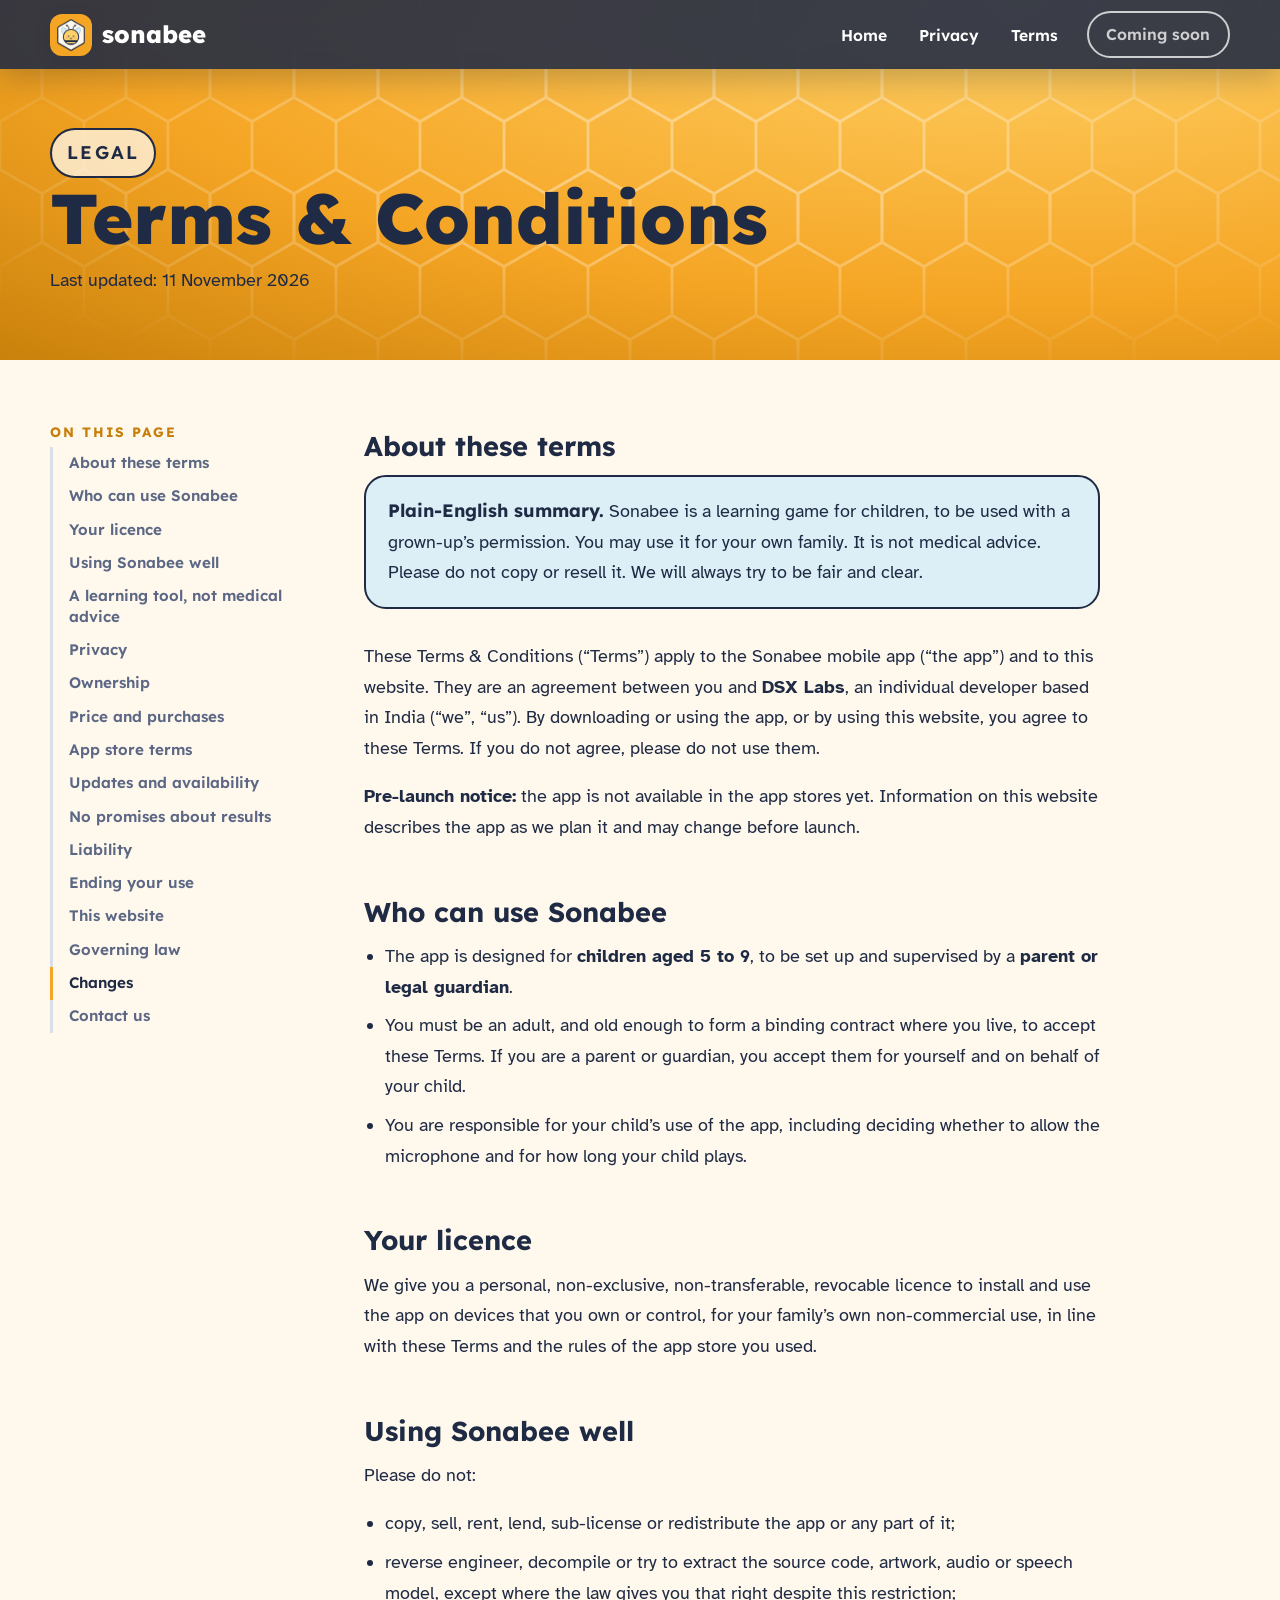
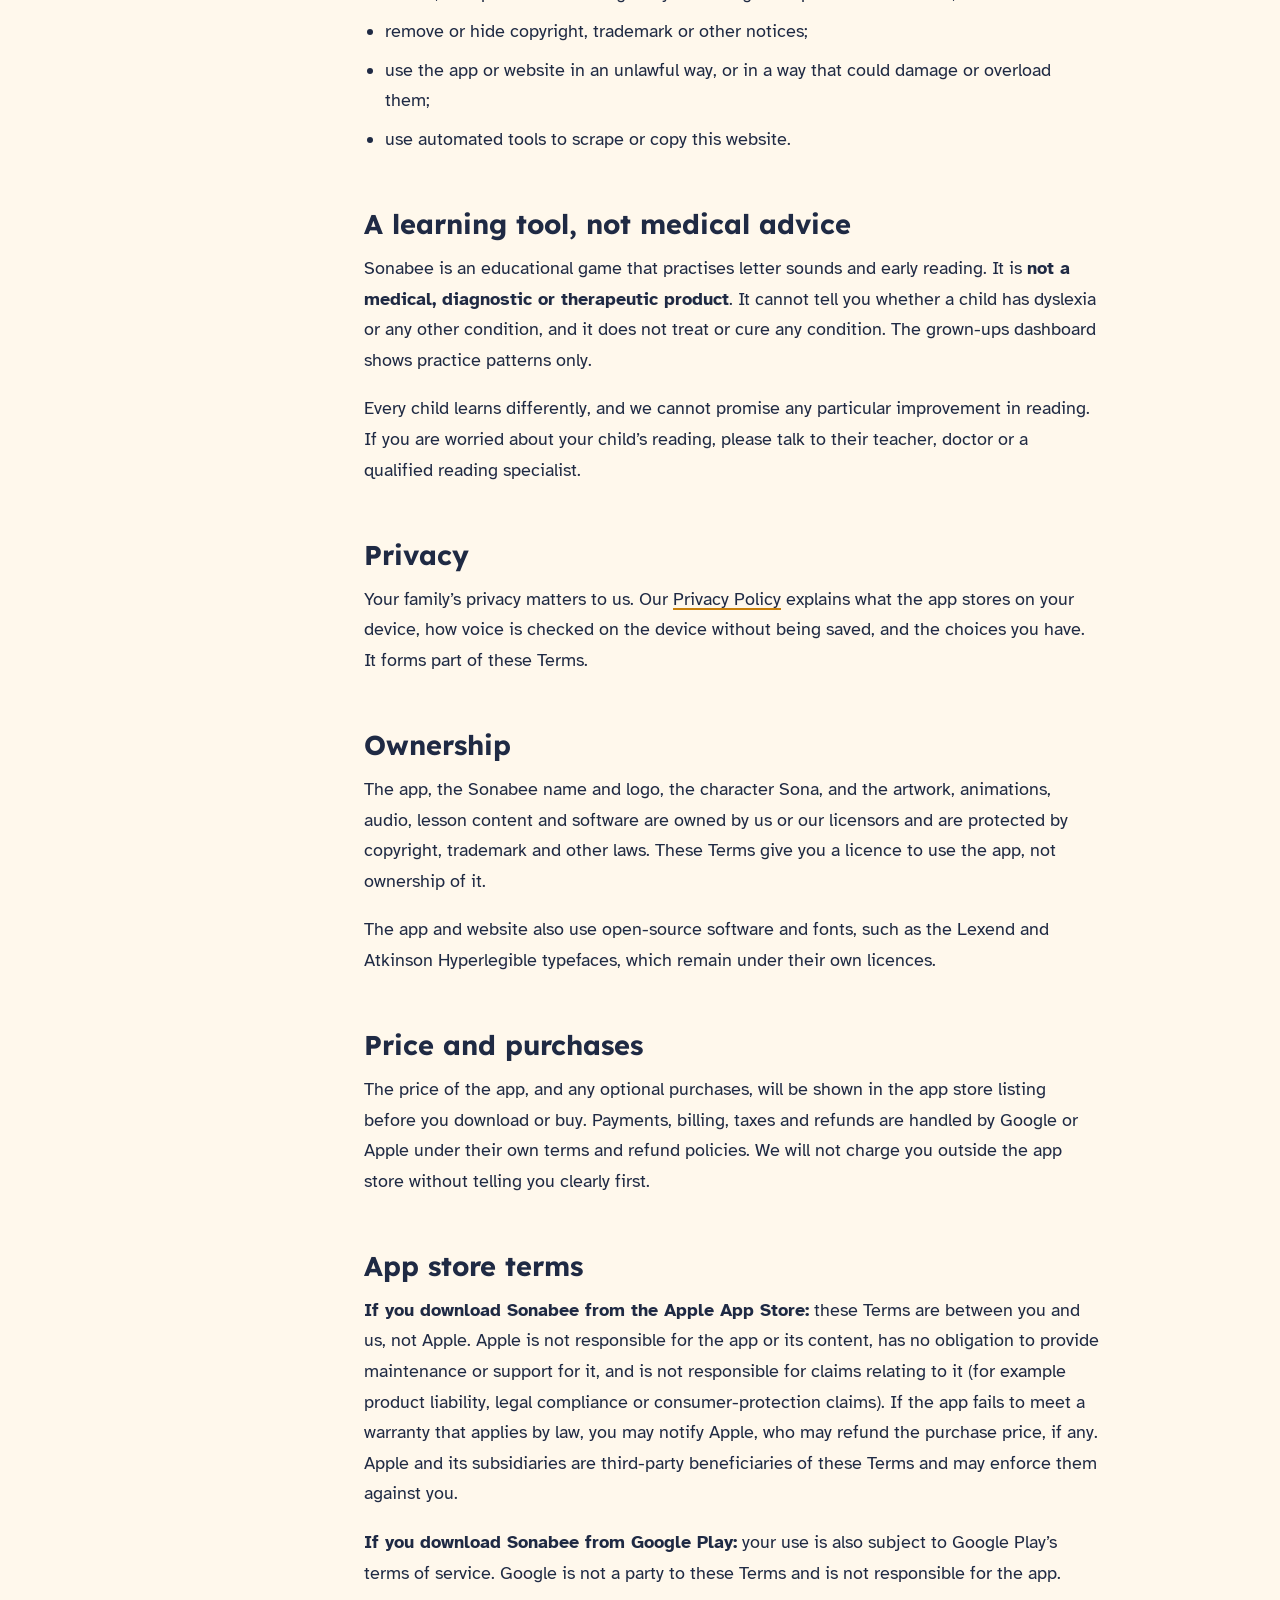
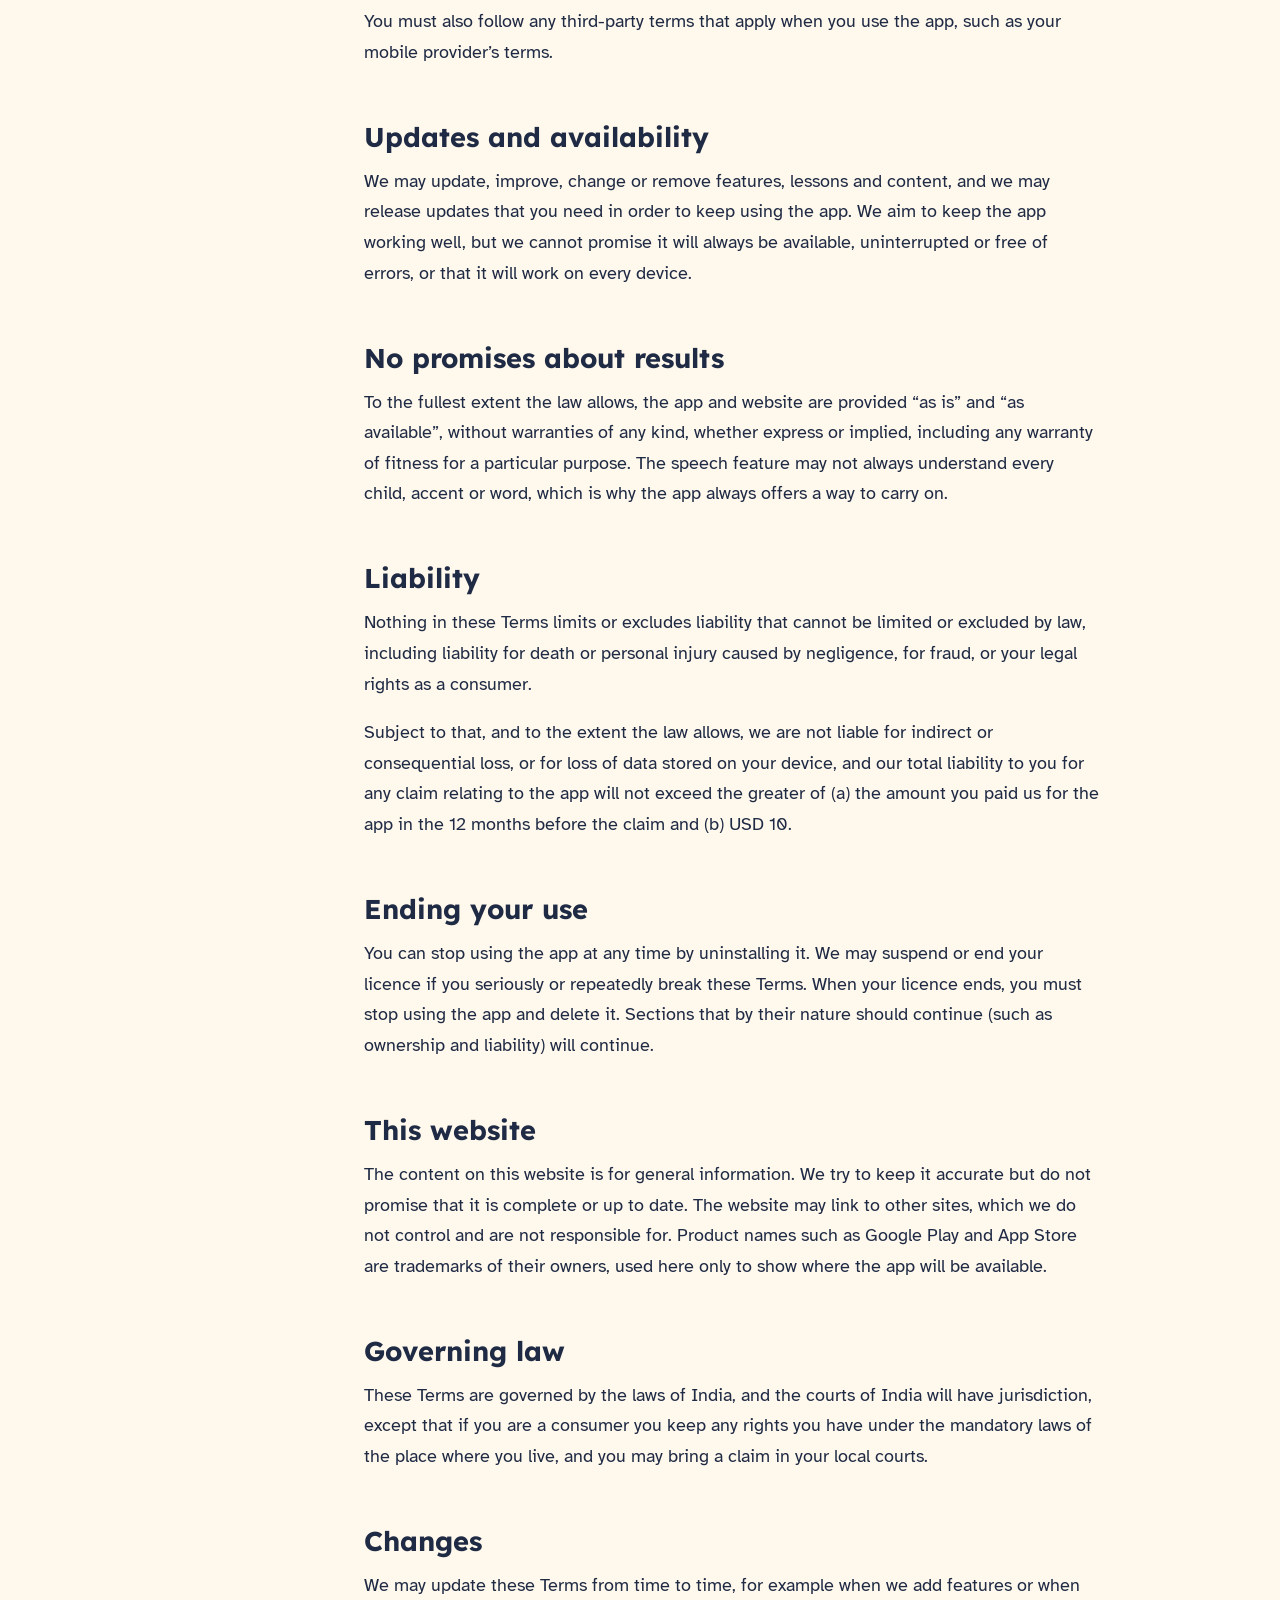
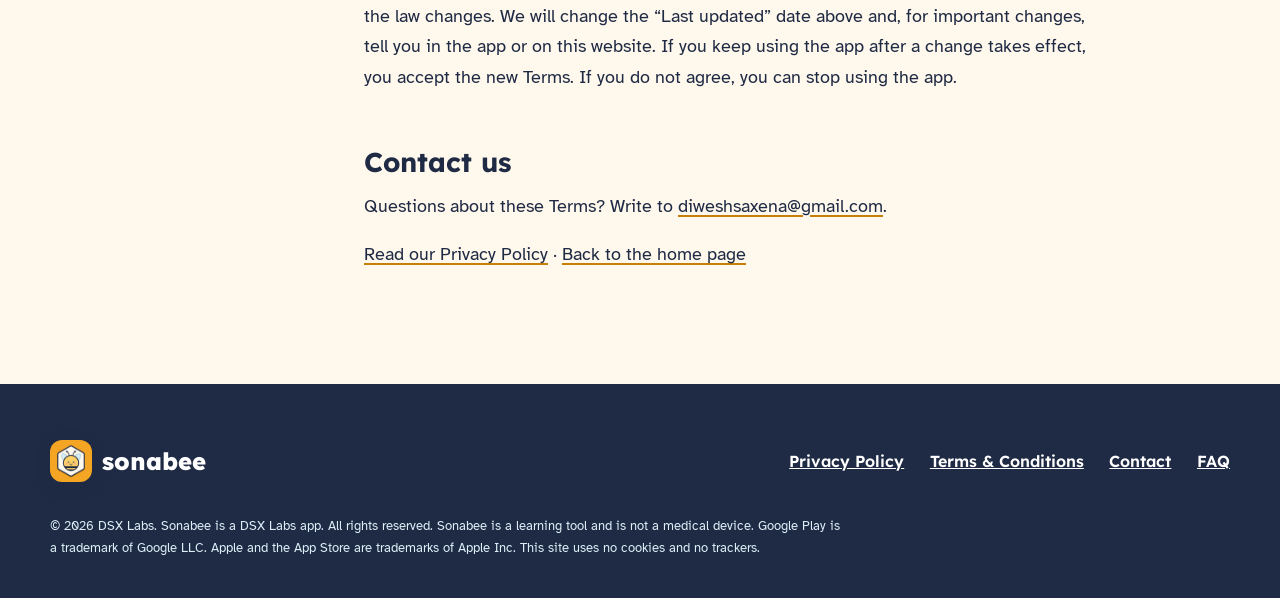
<file: terms.html>
<!doctype html>
<html lang="en">
<head>
<meta charset="utf-8">
<meta name="viewport" content="width=device-width, initial-scale=1">
<title>Terms &amp; Conditions | Sonabee</title>
<meta name="description" content="The terms for using the Sonabee app and website.">
<meta name="theme-color" content="#F5A524">
<link rel="canonical" href="https://sonabee.diweshsaxena.com/terms.html">
<link rel="icon" href="favicon.svg" type="image/svg+xml">
<link rel="apple-touch-icon" href="assets/img/apple-touch-icon.png">
<link rel="stylesheet" href="assets/css/style.css">
<script>document.documentElement.classList.add('js');</script>
<!--
  BEFORE LAUNCH: replace every highlighted [placeholder] (class="fill") with real details,
  and have a lawyer review this page, especially the limitation of liability, governing law and
  the app-store sections, which differ by country.
-->
</head>
<body>
<a class="skip" href="#main">Skip to content</a>

<header class="nav is-stuck">
  <div class="wrap">
    <a class="brand" href="index.html" aria-label="Sonabee home"><img src="assets/img/icon-192.png" alt="" width="42" height="42">sonabee</a>
    <nav aria-label="Main">
      <ul class="nav-links">
        <li><a href="index.html">Home</a></li>
        <li><a href="privacy.html">Privacy</a></li>
        <li><a href="terms.html" aria-current="page">Terms</a></li>
        <li><span class="pill" aria-disabled="true" title="The app is not available yet">Coming soon</span></li>
      </ul>
    </nav>
  </div>
</header>

<main id="main">
<section class="legal-hero">
  <div class="hex-layer" aria-hidden="true"></div>
  <div class="wrap">
    <p class="eyebrow">Legal</p>
    <h1>Terms &amp; Conditions</h1>
    <p>Last updated: 11 November 2026</p>
  </div>
</section>

<div class="wrap legal">
  <aside class="toc" aria-label="On this page">
    <h2>On this page</h2>
    <ol>
      <li><a href="#about">About these terms</a></li>
      <li><a href="#who">Who can use Sonabee</a></li>
      <li><a href="#licence">Your licence</a></li>
      <li><a href="#rules">Using Sonabee well</a></li>
      <li><a href="#learning">A learning tool, not medical advice</a></li>
      <li><a href="#privacy">Privacy</a></li>
      <li><a href="#ip">Ownership</a></li>
      <li><a href="#price">Price and purchases</a></li>
      <li><a href="#stores">App store terms</a></li>
      <li><a href="#updates">Updates and availability</a></li>
      <li><a href="#warranty">No promises about results</a></li>
      <li><a href="#liability">Liability</a></li>
      <li><a href="#end">Ending your use</a></li>
      <li><a href="#website">This website</a></li>
      <li><a href="#law">Governing law</a></li>
      <li><a href="#changes">Changes</a></li>
      <li><a href="#contact">Contact us</a></li>
    </ol>
  </aside>

  <article class="prose">
    <h2 id="about">About these terms</h2>
    <div class="callout">
      <p><strong>Plain-English summary.</strong> Sonabee is a learning game for children, to be used with a grown-up&rsquo;s permission. You may use it for your own family. It is not medical advice. Please do not copy or resell it. We will always try to be fair and clear.</p>
    </div>
    <p>These Terms &amp; Conditions (&ldquo;Terms&rdquo;) apply to the Sonabee mobile app (&ldquo;the app&rdquo;) and to this website. They are an agreement between you and <strong>DSX Labs</strong>, an individual developer based in India (&ldquo;we&rdquo;, &ldquo;us&rdquo;). By downloading or using the app, or by using this website, you agree to these Terms. If you do not agree, please do not use them.</p>
    <p><strong>Pre-launch notice:</strong> the app is not available in the app stores yet. Information on this website describes the app as we plan it and may change before launch.</p>

    <h2 id="who">Who can use Sonabee</h2>
    <ul>
      <li>The app is designed for <strong>children aged 5 to 9</strong>, to be set up and supervised by a <strong>parent or legal guardian</strong>.</li>
      <li>You must be an adult, and old enough to form a binding contract where you live, to accept these Terms. If you are a parent or guardian, you accept them for yourself and on behalf of your child.</li>
      <li>You are responsible for your child&rsquo;s use of the app, including deciding whether to allow the microphone and for how long your child plays.</li>
    </ul>

    <h2 id="licence">Your licence</h2>
    <p>We give you a personal, non-exclusive, non-transferable, revocable licence to install and use the app on devices that you own or control, for your family&rsquo;s own non-commercial use, in line with these Terms and the rules of the app store you used.</p>

    <h2 id="rules">Using Sonabee well</h2>
    <p>Please do not:</p>
    <ul>
      <li>copy, sell, rent, lend, sub-license or redistribute the app or any part of it;</li>
      <li>reverse engineer, decompile or try to extract the source code, artwork, audio or speech model, except where the law gives you that right despite this restriction;</li>
      <li>remove or hide copyright, trademark or other notices;</li>
      <li>use the app or website in an unlawful way, or in a way that could damage or overload them;</li>
      <li>use automated tools to scrape or copy this website.</li>
    </ul>

    <h2 id="learning">A learning tool, not medical advice</h2>
    <p>Sonabee is an educational game that practises letter sounds and early reading. It is <strong>not a medical, diagnostic or therapeutic product</strong>. It cannot tell you whether a child has dyslexia or any other condition, and it does not treat or cure any condition. The grown-ups dashboard shows practice patterns only.</p>
    <p>Every child learns differently, and we cannot promise any particular improvement in reading. If you are worried about your child&rsquo;s reading, please talk to their teacher, doctor or a qualified reading specialist.</p>

    <h2 id="privacy">Privacy</h2>
    <p>Your family&rsquo;s privacy matters to us. Our <a href="privacy.html">Privacy Policy</a> explains what the app stores on your device, how voice is checked on the device without being saved, and the choices you have. It forms part of these Terms.</p>

    <h2 id="ip">Ownership</h2>
    <p>The app, the Sonabee name and logo, the character Sona, and the artwork, animations, audio, lesson content and software are owned by us or our licensors and are protected by copyright, trademark and other laws. These Terms give you a licence to use the app, not ownership of it.</p>
    <p>The app and website also use open-source software and fonts, such as the Lexend and Atkinson Hyperlegible typefaces, which remain under their own licences.</p>

    <h2 id="price">Price and purchases</h2>
    <p>The price of the app, and any optional purchases, will be shown in the app store listing before you download or buy. Payments, billing, taxes and refunds are handled by Google or Apple under their own terms and refund policies. We will not charge you outside the app store without telling you clearly first.</p>

    <h2 id="stores">App store terms</h2>
    <p><strong>If you download Sonabee from the Apple App Store:</strong> these Terms are between you and us, not Apple. Apple is not responsible for the app or its content, has no obligation to provide maintenance or support for it, and is not responsible for claims relating to it (for example product liability, legal compliance or consumer-protection claims). If the app fails to meet a warranty that applies by law, you may notify Apple, who may refund the purchase price, if any. Apple and its subsidiaries are third-party beneficiaries of these Terms and may enforce them against you.</p>
    <p><strong>If you download Sonabee from Google Play:</strong> your use is also subject to Google Play&rsquo;s terms of service. Google is not a party to these Terms and is not responsible for the app.</p>
    <p>You must also follow any third-party terms that apply when you use the app, such as your mobile provider&rsquo;s terms.</p>

    <h2 id="updates">Updates and availability</h2>
    <p>We may update, improve, change or remove features, lessons and content, and we may release updates that you need in order to keep using the app. We aim to keep the app working well, but we cannot promise it will always be available, uninterrupted or free of errors, or that it will work on every device.</p>

    <h2 id="warranty">No promises about results</h2>
    <p>To the fullest extent the law allows, the app and website are provided &ldquo;as is&rdquo; and &ldquo;as available&rdquo;, without warranties of any kind, whether express or implied, including any warranty of fitness for a particular purpose. The speech feature may not always understand every child, accent or word, which is why the app always offers a way to carry on.</p>

    <h2 id="liability">Liability</h2>
    <p>Nothing in these Terms limits or excludes liability that cannot be limited or excluded by law, including liability for death or personal injury caused by negligence, for fraud, or your legal rights as a consumer.</p>
    <p>Subject to that, and to the extent the law allows, we are not liable for indirect or consequential loss, or for loss of data stored on your device, and our total liability to you for any claim relating to the app will not exceed the greater of (a) the amount you paid us for the app in the 12 months before the claim and (b) USD 10.</p>

    <h2 id="end">Ending your use</h2>
    <p>You can stop using the app at any time by uninstalling it. We may suspend or end your licence if you seriously or repeatedly break these Terms. When your licence ends, you must stop using the app and delete it. Sections that by their nature should continue (such as ownership and liability) will continue.</p>

    <h2 id="website">This website</h2>
    <p>The content on this website is for general information. We try to keep it accurate but do not promise that it is complete or up to date. The website may link to other sites, which we do not control and are not responsible for. Product names such as Google Play and App Store are trademarks of their owners, used here only to show where the app will be available.</p>

    <h2 id="law">Governing law</h2>
    <p>These Terms are governed by the laws of India, and the courts of India will have jurisdiction, except that if you are a consumer you keep any rights you have under the mandatory laws of the place where you live, and you may bring a claim in your local courts.</p>

    <h2 id="changes">Changes</h2>
    <p>We may update these Terms from time to time, for example when we add features or when the law changes. We will change the &ldquo;Last updated&rdquo; date above and, for important changes, tell you in the app or on this website. If you keep using the app after a change takes effect, you accept the new Terms. If you do not agree, you can stop using the app.</p>

    <h2 id="contact">Contact us</h2>
    <p>Questions about these Terms? Write to <a href="mailto:diweshsaxena@gmail.com">diweshsaxena@gmail.com</a>.</p>
    <p><a href="privacy.html">Read our Privacy Policy</a> &middot; <a href="index.html">Back to the home page</a></p>
  </article>
</div>
</main>

<footer class="foot">
  <div class="wrap">
    <div class="row">
      <a class="brand" href="index.html"><img src="assets/img/icon-192.png" alt="" width="42" height="42">sonabee</a>
      <nav aria-label="Footer">
        <ul>
          <li><a href="privacy.html">Privacy Policy</a></li>
          <li><a href="terms.html">Terms &amp; Conditions</a></li>
          <li><a href="mailto:diweshsaxena@gmail.com">Contact</a></li>
          <li><a href="index.html#faq">FAQ</a></li>
        </ul>
      </nav>
    </div>
    <small>&copy; <span id="yr">2026</span> DSX Labs. Sonabee is a DSX Labs app. All rights reserved. Sonabee is a learning tool and is not a medical device. Google Play is a trademark of Google LLC. Apple and the App Store are trademarks of Apple Inc. This site uses no cookies and no trackers.</small>
  </div>
</footer>
<script src="assets/js/main.js"></script>
</body>
</html>
</file>
<file: assets/css/style.css>
/* ==========================================================================
   Sonabee website. Brand colours match the app (lib/theme/app_colors.dart).
   Fonts are self-hosted: the site makes no third-party requests.
   ========================================================================== */

@font-face { font-family: "Lexend"; src: url("../fonts/Lexend-SemiBold.ttf") format("truetype"); font-weight: 600; font-display: swap; }
@font-face { font-family: "Lexend"; src: url("../fonts/Lexend-Bold.ttf") format("truetype"); font-weight: 700; font-display: swap; }
@font-face { font-family: "Lexend"; src: url("../fonts/Lexend-ExtraBold.ttf") format("truetype"); font-weight: 800; font-display: swap; }
@font-face { font-family: "Atkinson Hyperlegible"; src: url("../fonts/AtkinsonHyperlegible-Regular.ttf") format("truetype"); font-weight: 400; font-display: swap; }
@font-face { font-family: "Atkinson Hyperlegible"; src: url("../fonts/AtkinsonHyperlegible-Bold.ttf") format("truetype"); font-weight: 700; font-display: swap; }

:root {
  --honey: #F5A524;
  --honey-deep: #C77F0A;
  --honey-pale: #FFE9C2;
  --ink: #1F2A44;
  --ink-soft: #5B6784;
  --comb: #FFF8EC;
  --wing: #DCEFF7;
  --wing-deep: #9BCBE0;
  --listen: #2A9D8F;
  --on-listen: #0F1A2A;
  --bee: #FFD166;
  --cheeks: #F4A3A0;
  --surface: #FFFFFF;
  --hairline: #D9DEE8;
  --celebrate: #FFE9BD;
  --mint: #E3F4EC;
  --peach: #FDE8DC;
  --night: #111A30;

  --font-head: "Lexend", "Trebuchet MS", system-ui, sans-serif;
  --font-body: "Atkinson Hyperlegible", "Segoe UI", system-ui, sans-serif;
  --radius: 28px;
  --wrap: 1180px;
  --ease: cubic-bezier(.22, 1, .36, 1);
}

*, *::before, *::after { box-sizing: border-box; }
html { scroll-behavior: smooth; -webkit-text-size-adjust: 100%; }
body {
  margin: 0;
  background: var(--comb);
  color: var(--ink);
  font-family: var(--font-body);
  font-size: 1.125rem;
  line-height: 1.7;
  text-align: left;
  overflow-x: hidden;
}
img, svg, canvas { display: block; max-width: 100%; }
a { color: inherit; }
h1, h2, h3, h4 { font-family: var(--font-head); font-weight: 700; line-height: 1.15; margin: 0 0 .5em; }
p { margin: 0 0 1em; }
button { font: inherit; }

.wrap { width: min(var(--wrap), 100% - 2.5rem); margin-inline: auto; }
.skip { position: absolute; left: -999px; top: 0; background: var(--ink); color: #fff; padding: .8rem 1.2rem; border-radius: 0 0 12px 0; z-index: 200; }
.skip:focus { left: 0; }
:focus-visible { outline: 4px solid var(--ink); outline-offset: 3px; border-radius: 6px; }
.on-dark :focus-visible, .nav :focus-visible { outline-color: var(--bee); }
.sr { position: absolute; width: 1px; height: 1px; overflow: hidden; clip: rect(0 0 0 0); white-space: nowrap; }

.eyebrow {
  display: inline-flex; align-items: center; gap: .6rem;
  font-family: var(--font-head); font-weight: 600; font-size: .85rem; letter-spacing: .12em; text-transform: uppercase;
  padding: .45rem .95rem; border-radius: 999px;
  background: rgba(255, 248, 236, .75); color: var(--ink); border: 2px solid var(--ink);
}
.eyebrow .dot { width: .6rem; height: .6rem; border-radius: 50%; background: var(--listen); box-shadow: 0 0 0 0 rgba(42, 157, 143, .6); animation: ping 2s infinite; }
@keyframes ping { 70% { box-shadow: 0 0 0 .6rem rgba(42, 157, 143, 0); } 100% { box-shadow: 0 0 0 0 rgba(42, 157, 143, 0); } }

/* ---------- Buttons: store buttons are disabled until launch ---------- */
.stores { display: flex; flex-wrap: wrap; gap: 1rem; }
.store {
  position: relative; display: inline-flex; align-items: center; gap: .9rem;
  min-height: 64px; padding: .6rem 1.4rem .6rem 1.1rem;
  border-radius: 18px; border: 2px solid var(--ink); background: var(--ink); color: #fff;
  text-align: left; line-height: 1.15; cursor: not-allowed;
}
/* Disabled until launch: clearly switched off, but still easy to read. */
.store:disabled {
  background: #3b4466 repeating-linear-gradient(135deg, rgba(255, 255, 255, .07) 0 9px, transparent 9px 18px);
  border-color: #3b4466; color: #eef0f6; opacity: 1;
}
.store:disabled svg { opacity: .8; }
.store svg { width: 34px; height: 34px; flex: none; }
.store small { display: block; font-size: .78rem; opacity: .85; letter-spacing: .02em; }
.store strong { display: block; font-family: var(--font-head); font-size: 1.25rem; font-weight: 700; }
.store .soon {
  position: absolute; top: -.8rem; right: -.4rem; transform: rotate(4deg);
  font-style: normal; font-family: var(--font-head); font-weight: 700; font-size: .72rem; letter-spacing: .06em; text-transform: uppercase;
  background: var(--bee); color: var(--ink); border: 2px solid var(--ink); padding: .2rem .6rem; border-radius: 999px;
}
.soon-note { margin-top: 1rem; font-size: .98rem; color: var(--ink-soft); }
.on-honey .soon-note, .on-dark .soon-note { color: inherit; opacity: .85; }

.btn-ghost {
  display: inline-flex; align-items: center; gap: .5rem; min-height: 48px; padding: .5rem 1.2rem; border-radius: 999px;
  font-family: var(--font-head); font-weight: 600; text-decoration: none; border: 2px solid currentColor;
  transition: transform .3s var(--ease), background .3s;
}
.btn-ghost:hover { transform: translateY(-2px); background: rgba(255, 255, 255, .25); }

/* ---------- Navigation ---------- */
.nav {
  position: fixed; inset: 0 0 auto 0; z-index: 100; padding: .7rem 0;
  transition: background .4s, box-shadow .4s, backdrop-filter .4s;
}
.nav.is-stuck { background: rgba(31, 42, 68, .88); backdrop-filter: blur(14px); box-shadow: 0 8px 30px rgba(15, 26, 42, .25); color: #fff; }
.nav .wrap { display: flex; align-items: center; justify-content: space-between; gap: 1rem; }
.brand { display: flex; align-items: center; gap: .65rem; text-decoration: none; font-family: var(--font-head); font-weight: 800; font-size: 1.5rem; }
.brand img { width: 42px; height: 42px; border-radius: 12px; box-shadow: 0 4px 14px rgba(31, 42, 68, .25); }
.nav-links { display: flex; align-items: center; gap: 1.6rem; list-style: none; margin: 0; padding: 0; font-family: var(--font-head); font-weight: 600; font-size: .98rem; }
.nav-links a { text-decoration: none; padding: .6rem .2rem; position: relative; }
.nav-links a:not(.pill)::after { content: ""; position: absolute; left: 0; right: 0; bottom: .3rem; height: 3px; border-radius: 3px; background: currentColor; transform: scaleX(0); transform-origin: left; transition: transform .35s var(--ease); }
.nav-links a:not(.pill):hover::after { transform: scaleX(1); }
.pill { display: inline-block; padding: .5rem 1.1rem !important; border-radius: 999px; border: 2px solid currentColor; opacity: .75; cursor: not-allowed; }
@media (max-width: 820px) { .nav-links li:not(:last-child) { display: none; } }

/* ---------- Hero ---------- */
.hero {
  position: relative; min-height: 100svh; display: grid; align-items: center; overflow: hidden; isolation: isolate;
  padding: 7.5rem 0 5rem;
  background: radial-gradient(120% 95% at 72% 18%, var(--bee) 0%, var(--honey) 46%, var(--honey-deep) 100%);
  color: var(--ink);
}
.hero-bg { position: absolute; inset: -6%; z-index: -3; will-change: transform; transform: translate3d(calc(var(--mx, 0) * -14px), calc(var(--my, 0) * -10px), 0) scale(calc(1.06 + var(--hp, 0) * .12)); }
.hex-layer {
  position: absolute; inset: 0; opacity: .5;
  background-image: url("data:image/svg+xml,%3Csvg xmlns='http://www.w3.org/2000/svg' width='28' height='48.5' viewBox='0 0 28 48.5'%3E%3Cg fill='none' stroke='%23FFF8EC' stroke-width='.9' stroke-linejoin='round'%3E%3Cpath d='M14-16.17 28-8.08V8.08L14 16.17 0 8.08V-8.08Z'/%3E%3Cpath d='M0 8.08l14 8.09v16.16L0 40.42-14 32.33V16.17Z'/%3E%3Cpath d='M28 8.08l14 8.09v16.16L28 40.42 14 32.33V16.17Z'/%3E%3Cpath d='M14 32.33l14 8.09v16.16L14 64.67 0 56.58V40.42Z'/%3E%3C/g%3E%3C/svg%3E");
  background-size: 84px 145.5px;
  animation: drift 70s linear infinite;
  -webkit-mask-image: radial-gradient(80% 80% at 55% 45%, #000 20%, transparent 85%); mask-image: radial-gradient(80% 80% at 55% 45%, #000 20%, transparent 85%);
}
.hex-layer.two { background-size: 150px 259px; opacity: .35; animation-duration: 110s; animation-direction: reverse; transform: translate3d(calc(var(--mx, 0) * 22px), calc(var(--my, 0) * 16px), 0); }
@keyframes drift { to { background-position: 84px 145.5px; } }
.rays {
  position: absolute; left: 50%; top: 38%; width: 190vmax; height: 190vmax; z-index: -2; translate: -50% -50%; opacity: .5; mix-blend-mode: soft-light;
  background: repeating-conic-gradient(from 0deg, rgba(255, 255, 255, .9) 0 6deg, transparent 6deg 18deg);
  -webkit-mask-image: radial-gradient(closest-side, #000 0%, transparent 62%); mask-image: radial-gradient(closest-side, #000 0%, transparent 62%);
  animation: spin 160s linear infinite;
}
@keyframes spin { to { rotate: 360deg; } }
.bokeh { position: absolute; z-index: -1; width: var(--s); aspect-ratio: 1 / 1.1547; background: var(--c, rgba(255, 248, 236, .55)); clip-path: polygon(50% 0, 100% 25%, 100% 75%, 50% 100%, 0 75%, 0 25%); filter: blur(var(--b, 6px)); left: var(--x); top: var(--y); animation: floaty var(--t, 14s) ease-in-out infinite alternate; }
@keyframes floaty { from { transform: translate3d(0, 0, 0) rotate(0); } to { transform: translate3d(var(--dx, 24px), var(--dy, -40px), 0) rotate(18deg); } }
#pollen { position: absolute; inset: 0; z-index: -1; width: 100%; height: 100%; pointer-events: none; }
.vignette { position: absolute; inset: 0; z-index: 1; pointer-events: none; background: radial-gradient(120% 100% at 50% 40%, transparent 55%, rgba(120, 66, 0, .38) 100%); }
.grain { position: fixed; inset: -50%; z-index: 150; pointer-events: none; opacity: .07; mix-blend-mode: multiply;
  background-image: url("data:image/svg+xml,%3Csvg xmlns='http://www.w3.org/2000/svg' width='220' height='220'%3E%3Cfilter id='n'%3E%3CfeTurbulence type='fractalNoise' baseFrequency='.85' numOctaves='2' stitchTiles='stitch'/%3E%3CfeColorMatrix values='0 0 0 0 0  0 0 0 0 0  0 0 0 0 0  0 0 0 .9 0'/%3E%3C/filter%3E%3Crect width='100%25' height='100%25' filter='url(%23n)'/%3E%3C/svg%3E");
  animation: grain 1.2s steps(6) infinite; }
@keyframes grain { 0% { transform: translate(0, 0); } 20% { transform: translate(-4%, 3%); } 40% { transform: translate(3%, -5%); } 60% { transform: translate(-6%, -2%); } 80% { transform: translate(5%, 4%); } 100% { transform: translate(0, 0); } }

.hero-grid { position: relative; z-index: 2; display: grid; grid-template-columns: 1.1fr .9fr; gap: 3rem; align-items: center; transform: translate3d(0, calc(var(--hp, 0) * -40px), 0); opacity: calc(1 - var(--hp, 0) * .9); }
.hero h1 { font-weight: 800; font-size: clamp(3.2rem, 8.4vw, 7.4rem); line-height: 1.02; margin: 1.4rem 0 1.4rem; }
.hero h1 .w { display: inline-block; overflow: hidden; vertical-align: top; padding-bottom: .12em; }
.hero h1 .w > span { display: inline-block; animation: rise 1.2s var(--ease) both; animation-delay: calc(.5s + var(--i) * .14s); }
.hero h1 .accent { color: var(--comb); -webkit-text-stroke: 0; text-shadow: 0 .05em 0 var(--ink); }
@keyframes rise { from { transform: translateY(110%) rotate(5deg); opacity: 0; filter: blur(10px); } to { transform: none; opacity: 1; filter: blur(0); } }
.fade-in { animation: fade 1.2s var(--ease) both; animation-delay: var(--d, 1.2s); }
@keyframes fade { from { opacity: 0; transform: translateY(24px); } to { opacity: 1; transform: none; } }
.hero .lead { font-size: clamp(1.15rem, 1.9vw, 1.45rem); max-width: 34ch; margin-bottom: 2rem; }
.scroll-cue { position: absolute; z-index: 3; left: 50%; bottom: 1.6rem; translate: -50% 0; display: flex; flex-direction: column; align-items: center; gap: .5rem; font-family: var(--font-head); font-size: .78rem; letter-spacing: .16em; text-transform: uppercase; text-decoration: none; opacity: calc(1 - var(--hp, 0) * 4); }
.scroll-cue i { width: 26px; height: 42px; border: 2.5px solid var(--ink); border-radius: 14px; position: relative; }
.scroll-cue i::after { content: ""; position: absolute; left: 50%; top: 7px; width: 5px; height: 9px; margin-left: -2.5px; border-radius: 3px; background: var(--ink); animation: wheel 1.8s ease-in-out infinite; }
@keyframes wheel { 0% { transform: translateY(0); opacity: 1; } 70% { transform: translateY(14px); opacity: 0; } 100% { opacity: 0; } }

.hero-stage { position: relative; display: grid; place-items: center; animation: stage-in 1.6s var(--ease) both .7s; }
@keyframes stage-in { from { opacity: 0; transform: translateY(80px) rotate(4deg) scale(.92); } to { opacity: 1; transform: none; } }
.hero-stage .phone-wrap { transform: translate3d(calc(var(--mx, 0) * 12px), calc(var(--my, 0) * 8px), 0) rotate(-3deg); transition: transform .4s ease-out; }
.glow { position: absolute; width: 90%; aspect-ratio: 1; border-radius: 50%; background: radial-gradient(circle, rgba(255, 248, 236, .85), transparent 65%); filter: blur(10px); animation: breathe 6s ease-in-out infinite; z-index: -1; }
@keyframes breathe { 50% { transform: scale(1.08); opacity: .8; } }
.fly { position: absolute; z-index: 5; left: 1%; bottom: 3%; width: clamp(120px, 17vw, 210px); filter: drop-shadow(0 18px 18px rgba(120, 66, 0, .35)); animation: fly-in 2.6s var(--ease) both 1.1s, bob 3.4s ease-in-out infinite 3.7s; }
@keyframes fly-in { from { transform: translate3d(-70vw, -34vh, 0) rotate(-24deg) scale(.5); opacity: 0; } 60% { opacity: 1; } to { transform: none; opacity: 1; } }
@keyframes bob { 0%, 100% { transform: translateY(0) rotate(-3deg); } 50% { transform: translateY(-16px) rotate(3deg); } }
.trail { position: absolute; left: -62vw; bottom: 22%; width: 66vw; height: 40px; z-index: 4; pointer-events: none; opacity: 0; animation: trail 2.8s ease-out both 1.1s; }
@keyframes trail { 0% { opacity: 0; clip-path: inset(0 100% 0 0); } 30% { opacity: .9; } 100% { opacity: 0; clip-path: inset(0 0 0 0); } }

/* ---------- Sona (bee) ---------- */
.sona { overflow: visible; }
.sona .wing { transform-box: fill-box; }
.sona .wing-l { transform-origin: 100% 100%; animation: flap-l .22s ease-in-out infinite alternate; }
.sona .wing-r { transform-origin: 0% 100%; animation: flap-r .22s ease-in-out infinite alternate; }
@keyframes flap-l { from { transform: rotate(-14deg); } to { transform: rotate(10deg); } }
@keyframes flap-r { from { transform: rotate(14deg); } to { transform: rotate(-10deg); } }
.sona .eyes { transform-box: fill-box; transform-origin: center; animation: blink 5s infinite; }
@keyframes blink { 0%, 94%, 100% { transform: scaleY(1); } 97% { transform: scaleY(.1); } }
.sona .wave { opacity: 0; animation: wave 1.8s ease-out infinite; }
.sona .wave.b { animation-delay: .6s; }
@keyframes wave { 0% { opacity: 0; transform: scale(.85); } 30% { opacity: 1; } 100% { opacity: 0; transform: scale(1.12); } }
.sona .wave { transform-box: fill-box; transform-origin: center; }
.sona .spark { transform-box: fill-box; transform-origin: center; animation: twinkle 1.6s ease-in-out infinite; }
.sona .spark.b { animation-delay: .5s; } .sona .spark.c { animation-delay: 1s; }
@keyframes twinkle { 0%, 100% { transform: scale(.4) rotate(0); opacity: .3; } 50% { transform: scale(1.15) rotate(45deg); opacity: 1; } }

/* ---------- Phone mock-up (built from the real screens) ---------- */
.phone-wrap { --s: 1; width: calc(300px * var(--s)); height: calc(620px * var(--s)); position: relative; }
.phone {
  width: 300px; height: 620px; transform: scale(var(--s)); transform-origin: 0 0; position: absolute; left: 0; top: 0;
  border-radius: 48px; background: var(--ink); padding: 10px; box-shadow: 0 40px 70px rgba(70, 38, 0, .45), 0 0 0 2px rgba(255, 255, 255, .15) inset, 0 0 0 1.5px #0c1224;
}
.phone::before { content: ""; position: absolute; z-index: 20; top: 20px; left: 50%; width: 82px; height: 22px; margin-left: -41px; border-radius: 14px; background: #0c1224; }
.screen { position: relative; width: 280px; height: 600px; border-radius: 38px; overflow: hidden; background: var(--comb); font-size: 14px; line-height: 1.3; text-align: left; }
.scr { position: absolute; inset: 0; padding: 54px 18px 18px; opacity: 0; visibility: hidden; transition: opacity .6s var(--ease), visibility .6s; }
.scr.is-active { opacity: 1; visibility: visible; }
.dots { display: flex; justify-content: center; align-items: center; gap: 8px; margin-top: 2px; }
.dots i { width: 9px; height: 9px; border-radius: 50%; border: 2px solid #8794b3; }
.dots i.done { background: var(--ink); border-color: var(--ink); }
.dots i.now { width: 24px; border-radius: 6px; background: var(--honey); border-color: var(--ink); }
.back { position: absolute; left: 16px; top: 48px; width: 34px; height: 34px; border-radius: 50%; border: 2.5px solid var(--ink); background: #fff; display: grid; place-items: center; }
.back::before { content: ""; width: 9px; height: 9px; border-left: 2.5px solid var(--ink); border-bottom: 2.5px solid var(--ink); transform: translateX(2px) rotate(45deg); }
.bubble { position: relative; margin: 18px 0 0 68px; padding: 10px 12px; border: 2.5px solid var(--ink); border-radius: 18px; background: #fff; font-family: var(--font-head); font-weight: 600; font-size: 13px; line-height: 1.35; }
.bubble::before { content: ""; position: absolute; left: -11px; top: 22px; width: 14px; height: 14px; background: #fff; border-left: 2.5px solid var(--ink); border-bottom: 2.5px solid var(--ink); transform: rotate(45deg); }
.mini-sona { position: absolute; left: 14px; top: 98px; width: 62px; }
.pillrow { display: flex; gap: 8px; margin: 22px 0 10px; }
.pillbtn { flex: 1; text-align: center; padding: 9px 6px; border-radius: 999px; font-family: var(--font-head); font-weight: 600; font-size: 12px; border: 2.5px solid var(--ink); background: #fff; }
.pillbtn.teal { background: var(--listen); color: var(--on-listen); }
.pad { position: relative; margin: 8px auto 0; width: 210px; height: 242px; }
.pad .cell { position: absolute; inset: 0; clip-path: polygon(50% 0, 100% 25%, 100% 75%, 50% 100%, 0 75%, 0 25%); background: var(--honey); }
.pad .cell::after { content: ""; position: absolute; inset: 7px; background: #fff; clip-path: polygon(50% 0, 100% 25%, 100% 75%, 50% 100%, 0 75%, 0 25%); }
.pad svg { position: absolute; inset: 0; width: 100%; height: 100%; z-index: 2; }
.guide { fill: none; stroke: #7480a0; stroke-width: 5; stroke-linecap: round; stroke-dasharray: 0.1 11; opacity: .75; }
.ink { fill: none; stroke: var(--honey); stroke-width: 9; stroke-linecap: round; stroke-linejoin: round; }
.dot { fill: var(--listen); stroke: #fff; stroke-width: 3; }
.skip-btn { position: absolute; left: 18px; right: 18px; bottom: 20px; text-align: center; padding: 13px; border-radius: 999px; border: 2.5px solid var(--ink); font-family: var(--font-head); font-weight: 600; font-size: 13px; background: transparent; }

/* Build screen */
.h-title { font-family: var(--font-head); font-weight: 700; font-size: 17px; text-align: center; margin: 14px 0 0; }
.build-row { display: flex; align-items: center; justify-content: center; gap: 16px; margin-top: 14px; }
.round { width: 54px; height: 54px; border-radius: 50%; background: var(--listen); border: 3px solid var(--ink); display: grid; place-items: center; }
.round svg { width: 24px; height: 24px; }
.pic { width: 88px; height: 88px; border-radius: 22px; background: #fff; border: 2px solid var(--hairline); display: grid; place-items: center; }
.pic svg { width: 70px; }
.hex { position: absolute; width: var(--w, 62px); aspect-ratio: 1 / 1.1547; display: grid; place-items: center; font-family: var(--font-head); font-weight: 700; font-size: calc(var(--w, 62px) * .44); background: var(--ink); clip-path: polygon(50% 0, 100% 25%, 100% 75%, 50% 100%, 0 75%, 0 25%); z-index: 3; }
.hex::before { content: ""; position: absolute; inset: 3.5px; background: var(--fill, var(--honey)); clip-path: polygon(50% 0, 100% 25%, 100% 75%, 50% 100%, 0 75%, 0 25%); }
.hex span { position: relative; z-index: 1; }
.slot { --fill: transparent; background: none; --w: 76px; }
.slot::before { content: none; }
.slot-svg { position: absolute; width: 76px; height: 88px; z-index: 1; }
.tile { transition: transform 1.1s var(--ease), filter .5s; transition-delay: var(--dl, 0s); }
.tile.sky { --fill: var(--wing); }
.tile.sh { --w: 76px; }
.is-active .tile.fly-a { transform: translate(var(--dx), var(--dy)); }
.is-active .tile.fly-b { transform: translate(var(--dx), var(--dy)); }
.done-btn { position: absolute; left: 18px; right: 18px; bottom: 20px; text-align: center; padding: 14px; border-radius: 999px; font-family: var(--font-head); font-weight: 700; background: #a4a7b2; color: #fff; transition: background .5s 1.9s, color .5s 1.9s, transform .5s 1.9s var(--ease); }
.is-active .done-btn { background: var(--ink); transform: scale(1.03); }

/* Say screen */
.say-word { text-align: center; font-family: var(--font-head); font-weight: 800; font-size: 62px; line-height: 1; margin: 34px 0 4px; }
.say-parts { text-align: center; font-family: var(--font-head); font-weight: 600; font-size: 17px; color: var(--ink-soft); letter-spacing: .14em; }
.say-sona { width: 108px; margin: 18px auto 0; }
.mic { position: relative; width: 84px; height: 84px; margin: 14px auto 0; border-radius: 50%; background: var(--listen); border: 3.5px solid var(--ink); display: grid; place-items: center; }
.mic svg { width: 34px; height: 34px; position: relative; z-index: 2; }
.mic .ring { position: absolute; inset: -4px; border-radius: 50%; border: 3px solid var(--listen); opacity: 0; }
.is-active .mic .ring { animation: ring 2.2s ease-out infinite; }
.is-active .mic .ring.b { animation-delay: .7s; }
.is-active .mic .ring.c { animation-delay: 1.4s; }
@keyframes ring { 0% { transform: scale(1); opacity: .8; } 100% { transform: scale(2); opacity: 0; } }
.say-cap { text-align: center; font-family: var(--font-head); font-weight: 700; font-size: 14px; margin-top: 12px; position: relative; height: 22px; }
.say-cap span { position: absolute; inset: 0; opacity: 0; }
.is-active .say-cap .c1 { animation: cap1 6s infinite; }
.is-active .say-cap .c2 { animation: cap2 6s infinite; }
@keyframes cap1 { 0%, 30% { opacity: 1; } 34%, 100% { opacity: 0; } }
@keyframes cap2 { 0%, 34% { opacity: 0; } 40%, 94% { opacity: 1; } 100% { opacity: 0; } }
.part { transition: background .3s; padding: 0 .1em; border-radius: 6px; }
.is-active .part.p1 { animation: hl 6s infinite 1.0s; } .is-active .part.p2 { animation: hl 6s infinite 1.5s; } .is-active .part.p3 { animation: hl 6s infinite 2.0s; }
@keyframes hl { 0%, 12% { background: var(--honey); color: var(--ink); } 14%, 100% { background: transparent; } }
.say-bar { position: absolute; left: 18px; right: 18px; bottom: 20px; text-align: center; padding: 13px; border-radius: 999px; border: 2.5px solid var(--ink); font-family: var(--font-head); font-weight: 600; font-size: 13px; }

/* Complete screen */
.scr.celebrate { background: var(--celebrate); }
.cel-sona { width: 150px; margin: 4px auto 0; }
.cel-title { text-align: center; font-family: var(--font-head); font-weight: 800; font-size: 24px; margin: 4px 0 14px; }
.cel-card { background: #fff; border: 2.5px solid var(--honey); border-radius: 22px; padding: 14px 12px 16px; text-align: center; }
.cel-card h4 { font-size: 14px; margin: 0 0 10px; font-weight: 600; }
.comb { display: grid; grid-template-columns: repeat(6, 1fr); gap: 3px; padding: 0 4px; }
.comb i { aspect-ratio: 1 / 1.1547; clip-path: polygon(50% 0, 100% 25%, 100% 75%, 50% 100%, 0 75%, 0 25%); background: var(--hairline); position: relative; }
.comb i::after { content: ""; position: absolute; inset: 2px; clip-path: inherit; background: var(--comb); }
.comb i.on { background: var(--honey-deep); } .comb i.on::after { background: var(--honey); }
.comb i:nth-child(n+7):nth-child(-n+12) { transform: translateX(50%); }
.comb i.new::after { background: var(--comb); }
.is-active .comb i.new { animation: cellpop 1.4s var(--ease) .6s both; }
.is-active .comb i.new::after { animation: cellfill 1.4s ease .6s both; }
@keyframes cellpop { 0% { transform: scale(1); } 45% { transform: scale(1.5); } 100% { transform: scale(1); } }
@keyframes cellfill { to { background: var(--honey); } }
.btn-dark { margin-top: 12px; text-align: center; padding: 13px; border-radius: 999px; background: var(--ink); color: #fff; font-family: var(--font-head); font-weight: 700; }

/* ---------- Sound ribbon ---------- */
.ribbon { background: var(--ink); color: #fff; padding: 1.2rem 0; overflow: hidden; border-block: 4px solid var(--honey); position: relative; z-index: 5; }
.ribbon-track { display: flex; width: max-content; gap: 1.6rem; animation: marquee 38s linear infinite; }
.ribbon:hover .ribbon-track { animation-play-state: paused; }
@keyframes marquee { to { transform: translateX(-50%); } }
.rt { flex: none; width: 74px; aspect-ratio: 1 / 1.1547; display: grid; place-items: center; font-family: var(--font-head); font-weight: 700; font-size: 1.6rem; color: var(--ink); background: var(--honey); clip-path: polygon(50% 0, 100% 25%, 100% 75%, 50% 100%, 0 75%, 0 25%); }
.rt:nth-child(3n) { background: var(--wing); } .rt:nth-child(3n+1) { background: var(--bee); }
.rt-gap { flex: none; align-self: center; font-family: var(--font-head); font-weight: 600; letter-spacing: .16em; text-transform: uppercase; font-size: .9rem; color: var(--wing); }

/* ---------- Story / scroll-text ---------- */
.section { padding: clamp(5rem, 11vw, 9rem) 0; position: relative; }
.kicker { font-family: var(--font-head); font-weight: 600; letter-spacing: .14em; text-transform: uppercase; font-size: .85rem; color: var(--honey-deep); margin-bottom: 1rem; }
.on-dark .kicker { color: var(--bee); }
.big-words { font-family: var(--font-head); font-weight: 700; font-size: clamp(1.9rem, 4.6vw, 3.6rem); line-height: 1.3; max-width: 22em; }
.big-words .rw { opacity: .16; transition: opacity .35s linear; }
.big-words .rw.on { opacity: 1; }
.big-words em { font-style: normal; color: var(--honey-deep); }
.js-off .big-words .rw { opacity: 1; }

.how { background: var(--wing); position: relative; }
.how::before { content: ""; position: absolute; inset: 0; background-image: radial-gradient(circle at 20% 10%, rgba(255, 255, 255, .8), transparent 40%), radial-gradient(circle at 85% 70%, rgba(255, 209, 102, .35), transparent 45%); pointer-events: none; }
.story-grid { position: relative; display: grid; grid-template-columns: 1fr minmax(300px, 420px); gap: 4rem; align-items: start; }
.steps { padding-bottom: 8vh; }
.step { min-height: 78vh; display: flex; flex-direction: column; justify-content: center; opacity: .3; transform: translateX(-12px); transition: opacity .6s var(--ease), transform .6s var(--ease); }
.step.is-active { opacity: 1; transform: none; }
.step .num { font-family: var(--font-head); font-weight: 800; font-size: clamp(5rem, 12vw, 9rem); line-height: .9; color: var(--honey); -webkit-text-stroke: 3px var(--ink); paint-order: stroke fill; margin-bottom: .4rem; }
.step h3 { font-size: clamp(1.8rem, 3.6vw, 2.7rem); }
.step p { max-width: 30em; font-size: 1.2rem; }
.step ul { padding-left: 1.2rem; margin: 0; }
.story-phone { position: sticky; top: calc(50vh - 310px); display: grid; place-items: center; height: min(620px, 100svh - 6rem); align-self: start; }
.story-phone .phone-wrap { --s: 1; }
.progress-rail { display: flex; gap: .5rem; margin-top: 1.4rem; }
.progress-rail i { width: 38px; height: 8px; border-radius: 6px; background: rgba(31, 42, 68, .18); transition: background .4s, width .4s; }
.progress-rail i.on { background: var(--ink); width: 64px; }

/* ---------- Features ---------- */
.features { background: var(--comb); }
.sec-head { max-width: 46rem; margin-bottom: 3rem; }
.sec-head h2 { font-size: clamp(2.2rem, 5vw, 4rem); }
.sec-head p { font-size: 1.25rem; color: var(--ink-soft); }
.on-dark .sec-head p { color: var(--wing); }
.cards { display: grid; grid-template-columns: repeat(auto-fit, minmax(260px, 1fr)); gap: 1.4rem; }
.card {
  position: relative; background: var(--surface); border: 2px solid var(--hairline); border-radius: var(--radius); padding: 1.8rem 1.6rem 1.7rem;
  transition: transform .5s var(--ease), box-shadow .5s var(--ease), border-color .3s;
}
.card:hover { transform: translateY(-8px) rotate(-.6deg); box-shadow: 0 24px 40px rgba(31, 42, 68, .12); border-color: var(--honey); }
.card .ico { width: 64px; height: 74px; margin-bottom: 1rem; display: grid; place-items: center; background: var(--honey); clip-path: polygon(50% 0, 100% 25%, 100% 75%, 50% 100%, 0 75%, 0 25%); }
.card .ico svg { width: 30px; height: 30px; stroke: var(--ink); fill: none; stroke-width: 2.4; stroke-linecap: round; stroke-linejoin: round; }
.card:nth-child(even) .ico { background: var(--bee); } .card:nth-child(3n) .ico { background: var(--wing); }
.card h3 { font-size: 1.3rem; margin-bottom: .4rem; }
.card p { margin: 0; color: var(--ink-soft); font-size: 1.05rem; line-height: 1.6; }

.comfort { margin-top: 4rem; display: grid; grid-template-columns: 1.1fr .9fr; gap: 2rem; align-items: stretch; background: var(--ink); color: #fff; border-radius: 40px; padding: clamp(1.4rem, 4vw, 3rem); position: relative; overflow: hidden; }
.comfort::before { content: ""; position: absolute; right: -10%; top: -30%; width: 60%; aspect-ratio: 1; background: radial-gradient(circle, rgba(245, 165, 36, .35), transparent 65%); }
.comfort h3 { font-size: clamp(1.7rem, 3.4vw, 2.5rem); }
.comfort p { color: var(--wing); }
.preview { --tint: var(--comb); border-radius: 28px; background: var(--tint); color: var(--ink); min-height: 280px; display: grid; place-items: center; border: 3px solid var(--honey); transition: background .4s; overflow: hidden; position: relative; z-index: 1; }
#word { font-family: var(--font-head); font-weight: 700; font-size: 80px; letter-spacing: 0; transition: font-size .2s, letter-spacing .2s; padding: 0 1rem; }
.ctrl { position: relative; z-index: 1; margin-top: 1.4rem; }
.ctrl label, .ctrl .lbl { display: block; font-family: var(--font-head); font-weight: 600; font-size: .9rem; margin-bottom: .5rem; letter-spacing: .04em; }
.ctrl input[type=range] { width: 100%; accent-color: var(--honey); height: 32px; }
.seg { display: flex; gap: .5rem; flex-wrap: wrap; }
.seg button { min-height: 48px; padding: .4rem 1.1rem; border-radius: 999px; border: 2.5px solid var(--hairline); background: transparent; color: #fff; font-family: var(--font-head); font-weight: 600; cursor: pointer; transition: background .25s, color .25s, border-color .25s; }
.seg button[aria-pressed=true] { background: var(--honey); color: var(--ink); border-color: var(--honey); }
.tints { display: flex; gap: .8rem; }
.tints button { width: 52px; height: 52px; border-radius: 50%; border: 3px solid var(--hairline); cursor: pointer; background: var(--c); transition: transform .3s var(--ease); }
.tints button:hover { transform: scale(1.12); }
.tints button[aria-pressed=true] { border-color: var(--honey); box-shadow: 0 0 0 3px var(--ink), 0 0 0 6px var(--honey); }

/* ---------- Private by design (dark, night) ---------- */
.private { background: radial-gradient(90% 70% at 50% 0%, #1e2c52 0%, var(--night) 70%); color: #fff; overflow: hidden; }
.stars { position: absolute; inset: 0; pointer-events: none; background-image:
  radial-gradient(2px 2px at 12% 20%, #fff, transparent), radial-gradient(1.5px 1.5px at 28% 70%, #fff, transparent), radial-gradient(2px 2px at 44% 32%, #ffd166, transparent),
  radial-gradient(1.5px 1.5px at 63% 18%, #fff, transparent), radial-gradient(2px 2px at 78% 62%, #fff, transparent), radial-gradient(1.5px 1.5px at 90% 28%, #ffd166, transparent),
  radial-gradient(1.5px 1.5px at 6% 84%, #fff, transparent), radial-gradient(2px 2px at 52% 88%, #fff, transparent), radial-gradient(1.5px 1.5px at 94% 90%, #fff, transparent);
  animation: twink 5s ease-in-out infinite alternate; }
@keyframes twink { from { opacity: .35; } to { opacity: 1; } }
.flow { display: grid; grid-template-columns: 1fr auto 1fr auto 1fr; align-items: center; gap: .6rem; margin: 3rem 0 3.4rem; }
.node { text-align: center; padding: 1.6rem 1rem; border-radius: 28px; background: rgba(255, 255, 255, .06); border: 2px solid rgba(255, 255, 255, .18); }
.node .ni { width: 74px; height: 74px; margin: 0 auto .8rem; border-radius: 50%; display: grid; place-items: center; background: var(--listen); border: 3px solid #fff; }
.node .ni svg { width: 36px; height: 36px; fill: none; stroke: var(--on-listen); stroke-width: 2.2; stroke-linecap: round; stroke-linejoin: round; }
.node.phone-n .ni { background: var(--honey); }
.node.cloud { opacity: .5; border-style: dashed; }
.node.cloud .ni { background: transparent; border: 3px dashed rgba(255, 255, 255, .5); }
.node.cloud .ni svg { stroke: #fff; }
.node h3 { font-size: 1.1rem; margin: 0 0 .2rem; }
.node p { margin: 0; font-size: .98rem; color: var(--wing); line-height: 1.45; }
.wire { position: relative; width: clamp(40px, 7vw, 110px); height: 6px; border-radius: 3px; background: rgba(255, 255, 255, .18); overflow: hidden; }
.wire::after { content: ""; position: absolute; left: -30%; top: 0; width: 30%; height: 100%; border-radius: 3px; background: var(--bee); box-shadow: 0 0 14px var(--bee); animation: pulse-wire 1.8s linear infinite; }
@keyframes pulse-wire { to { left: 100%; } }
.wire.cut { background: repeating-linear-gradient(90deg, rgba(255, 255, 255, .4) 0 8px, transparent 8px 16px); }
.wire.cut::after { display: none; }
.promises { display: grid; grid-template-columns: repeat(auto-fit, minmax(230px, 1fr)); gap: 1.2rem; list-style: none; padding: 0; margin: 0 0 2.4rem; }
.promises li { padding: 1.3rem 1.3rem 1.4rem; border-radius: 22px; background: rgba(255, 255, 255, .07); border: 1.5px solid rgba(255, 255, 255, .16); display: flex; gap: .9rem; }
.promises li svg { flex: none; width: 28px; height: 28px; margin-top: .2rem; stroke: var(--bee); fill: none; stroke-width: 2.4; stroke-linecap: round; stroke-linejoin: round; }
.promises strong { display: block; font-family: var(--font-head); font-size: 1.1rem; }
.promises span { color: var(--wing); font-size: 1rem; line-height: 1.5; display: block; }

/* ---------- Grown-ups ---------- */
.grownups { background: var(--comb); }
.gu-grid { display: grid; grid-template-columns: .9fr 1.1fr; gap: 3.5rem; align-items: center; }
.dash { background: var(--surface); border: 2px solid var(--hairline); border-radius: 32px; padding: 1.8rem; box-shadow: 0 30px 60px rgba(31, 42, 68, .12); position: relative; }
.dash::before { content: ""; position: absolute; inset: 0; border-radius: inherit; background: linear-gradient(180deg, #f4f6fa, transparent 30%); z-index: 0; }
.dash > * { position: relative; }
.dash header { display: flex; justify-content: space-between; align-items: center; margin-bottom: 1.2rem; }
.dash header h3 { margin: 0; font-size: 1.5rem; }
.dash header span { font-size: .85rem; color: var(--ink-soft); padding: .25rem .7rem; border-radius: 999px; background: var(--wing); font-family: var(--font-head); font-weight: 600; }
.stat-row { display: grid; grid-template-columns: 1fr 1fr; gap: 1rem; margin-bottom: 1rem; }
.stat { border: 2px solid var(--hairline); border-radius: 20px; padding: .9rem 1.1rem; background: #fff; }
.stat small { display: block; color: var(--ink-soft); font-family: var(--font-head); font-weight: 600; font-size: .78rem; }
.stat b { font-family: var(--font-head); font-size: 2.3rem; line-height: 1.1; }
.stat b i { font-style: normal; font-size: 1rem; margin-left: .3rem; font-weight: 700; font-family: var(--font-body); }
.bars { display: flex; align-items: flex-end; gap: .55rem; height: 150px; border: 2px solid var(--hairline); border-radius: 20px; padding: 1rem 1rem .6rem; background: #fff; margin-bottom: 1rem; }
.bar { flex: 1; display: flex; flex-direction: column; justify-content: flex-end; align-items: center; height: 100%; font-family: var(--font-head); font-size: .75rem; font-weight: 600; color: var(--ink-soft); gap: 4px; }
.bar b { width: 100%; height: calc(var(--v) * 1%); max-height: 100%; background: var(--honey); border: 2px solid var(--ink); border-radius: 8px; transform: scaleY(0); transform-origin: bottom; transition: transform 1.1s var(--ease); transition-delay: calc(var(--i) * .08s); }
.bar b.zero { height: 4px; background: var(--hairline); border-color: var(--hairline); }
.dash.in .bar b { transform: scaleY(1); }
.working { border: 2px solid var(--hairline); border-radius: 20px; padding: 1rem 1.1rem; background: #fff; }
.working h4 { margin: 0 0 .7rem; font-size: 1rem; }
.wrow { display: flex; justify-content: space-between; font-family: var(--font-head); font-weight: 600; font-size: .95rem; margin-bottom: .3rem; }
.meter { height: 14px; border-radius: 8px; background: #f4f6fa; overflow: hidden; margin-bottom: .8rem; }
.meter i { display: block; height: 100%; width: 0; background: var(--honey); border-radius: 8px; transition: width 1.4s var(--ease) .5s; }
.dash.in .meter i { width: var(--w); }
.note { font-size: .88rem; color: var(--ink-soft); margin: 1rem 0 0; }
.ticks { list-style: none; padding: 0; margin: 1.6rem 0 0; display: grid; gap: .8rem; }
.ticks li { display: flex; gap: .8rem; align-items: flex-start; }
.ticks svg { flex: none; width: 26px; height: 26px; margin-top: .25rem; stroke: var(--listen); stroke-width: 3; fill: none; stroke-linecap: round; stroke-linejoin: round; }

/* ---------- FAQ ---------- */
.faq { background: var(--wing); }
.faq-list { max-width: 54rem; }
details { background: #fff; border: 2px solid var(--ink); border-radius: 22px; margin-bottom: .9rem; overflow: hidden; transition: box-shadow .3s; }
details[open] { box-shadow: 6px 6px 0 var(--honey); }
summary { list-style: none; cursor: pointer; padding: 1.1rem 1.4rem; font-family: var(--font-head); font-weight: 600; font-size: 1.12rem; display: flex; justify-content: space-between; gap: 1rem; align-items: center; min-height: 64px; }
summary::-webkit-details-marker { display: none; }
summary::after { content: "+"; flex: none; width: 34px; height: 34px; display: grid; place-items: center; border-radius: 50%; background: var(--honey); border: 2px solid var(--ink); font-size: 1.4rem; line-height: 1; transition: transform .4s var(--ease); }
details[open] summary::after { transform: rotate(135deg); }
details p { padding: 0 1.4rem 1.3rem; margin: 0; color: var(--ink-soft); }

/* ---------- Download CTA ---------- */
.cta { background: radial-gradient(110% 120% at 50% 0%, var(--bee), var(--honey) 55%, var(--honey-deep)); text-align: center; overflow: hidden; isolation: isolate; }
.cta .hex-layer { opacity: .35; z-index: -1; }
.cta h2 { font-size: clamp(2.4rem, 6.4vw, 5.2rem); font-weight: 800; }
.cta .cta-sona { width: clamp(130px, 18vw, 190px); margin: 0 auto 1rem; animation: bob 3.4s ease-in-out infinite; filter: drop-shadow(0 16px 16px rgba(120, 66, 0, .3)); }
.cta .stores { justify-content: center; }
.cta p.lead { font-size: 1.3rem; max-width: 30em; margin: 0 auto 2.2rem; }

/* ---------- Footer ---------- */
.foot { background: var(--ink); color: #fff; padding: 3.5rem 0 2.5rem; font-size: 1rem; }
.foot .row { display: flex; flex-wrap: wrap; gap: 2rem; justify-content: space-between; align-items: flex-start; }
.foot .brand { color: #fff; }
.foot ul { list-style: none; padding: 0; margin: 0; display: flex; flex-wrap: wrap; gap: .4rem 1.6rem; font-family: var(--font-head); font-weight: 600; }
.foot ul a { display: inline-block; padding: .5rem 0; }
.foot small { display: block; margin-top: 2rem; color: var(--wing); line-height: 1.6; max-width: 60em; }

/* ---------- Reveal on scroll ---------- */
.js .reveal { opacity: 0; transform: translateY(40px); transition: opacity .9s var(--ease), transform .9s var(--ease); transition-delay: var(--d, 0s); }
.js .reveal.in { opacity: 1; transform: none; }

/* ---------- Legal pages ---------- */
.legal-hero { background: radial-gradient(120% 140% at 80% 0%, var(--bee), var(--honey) 60%, var(--honey-deep)); padding: 8rem 0 4rem; position: relative; overflow: hidden; isolation: isolate; }
.legal-hero .hex-layer { opacity: .4; z-index: -1; }
.legal-hero h1 { font-size: clamp(2.4rem, 6vw, 4.4rem); font-weight: 800; margin-bottom: .4rem; }
.legal-hero p { margin: 0; font-size: 1.15rem; }
.legal { display: grid; grid-template-columns: 250px 1fr; gap: 4rem; padding: 4rem 0 6rem; align-items: start; }
.toc { position: sticky; top: 6rem; font-family: var(--font-head); font-size: .95rem; }
.toc h2 { font-size: .85rem; letter-spacing: .14em; text-transform: uppercase; color: var(--honey-deep); }
.toc ol { list-style: none; margin: 0; padding: 0; border-left: 3px solid var(--hairline); }
.toc a { display: block; padding: .4rem 0 .4rem 1rem; margin-left: -3px; border-left: 3px solid transparent; text-decoration: none; color: var(--ink-soft); line-height: 1.35; }
.toc a:hover, .toc a.on { color: var(--ink); border-left-color: var(--honey); }
.prose { max-width: 46rem; }
.prose h2 { font-size: 1.7rem; margin: 3rem 0 .8rem; padding-top: .4rem; scroll-margin-top: 6rem; }
.prose h2:first-child { margin-top: 0; }
.prose h3 { font-size: 1.2rem; margin: 1.8rem 0 .5rem; }
.prose ul { padding-left: 1.3rem; margin: 0 0 1.2rem; }
.prose li { margin-bottom: .5rem; }
.prose a { color: var(--ink); text-decoration-thickness: 2px; text-underline-offset: 3px; text-decoration-color: var(--honey-deep); }
.callout { background: var(--wing); border: 2px solid var(--ink); border-radius: 22px; padding: 1.2rem 1.4rem; margin: 0 0 2rem; }
.callout.honey { background: var(--honey-pale); }
.callout p:last-child { margin: 0; }
.callout strong { font-family: var(--font-head); }
.fill { background: #fff3a8; border-bottom: 2px dashed var(--honey-deep); padding: 0 .25em; border-radius: 4px; font-weight: 700; }
table.t { width: 100%; border-collapse: collapse; margin: 0 0 1.5rem; font-size: 1rem; }
table.t th, table.t td { text-align: left; padding: .8rem .9rem; border-bottom: 2px solid var(--hairline); vertical-align: top; }
table.t th { font-family: var(--font-head); font-size: .85rem; letter-spacing: .06em; text-transform: uppercase; background: var(--comb); }
.legal-nav { background: var(--ink); }
@media (max-width: 900px) { .legal { grid-template-columns: 1fr; gap: 2rem; } .toc { position: static; } .toc ol { display: flex; flex-wrap: wrap; border-left: 0; gap: .4rem; } .toc a { border: 2px solid var(--hairline); border-radius: 999px; padding: .4rem .9rem; margin: 0; } }

/* ---------- Responsive ---------- */
@media (max-width: 980px) {
  .hero-grid { grid-template-columns: 1fr; text-align: left; gap: 2.5rem; transform: none; opacity: 1; }
  .scroll-cue { display: none; }
  .hero-stage { min-height: 420px; }
  .hero-stage .phone-wrap { --s: .72; }
  .fly { left: -2%; bottom: 0; width: 120px; }
  .story-grid { display: flex; flex-direction: column; }
  .story-phone { order: -1; align-self: stretch; top: 58px; z-index: 6; height: 360px; background: linear-gradient(var(--wing) 82%, transparent); padding-top: .4rem; margin-inline: -1.25rem; }
  .story-phone .phone-wrap { --s: .56; }
  .step { min-height: 62vh; justify-content: flex-start; padding-top: 3rem; }
  .step .num { font-size: 4.2rem; }
  .comfort, .gu-grid { grid-template-columns: 1fr; }
  .comfort .preview { order: -1; min-height: 190px; }
  .flow { grid-template-columns: 1fr; }
  .wire { width: 6px; height: 40px; margin: 0 auto; }
  .wire::after { left: 0; top: -30%; width: 100%; height: 30%; animation-name: pulse-wire-v; }
  @keyframes pulse-wire-v { to { top: 100%; } }
}
@media (max-width: 560px) {
  body { font-size: 1.06rem; }
  .store { width: 100%; }
}

/* ---------- Motion preferences ---------- */
@media (prefers-reduced-motion: reduce) {
  html { scroll-behavior: auto; }
  *, *::before, *::after { animation-duration: .001ms !important; animation-iteration-count: 1 !important; animation-delay: 0s !important; transition-duration: .001ms !important; transition-delay: 0s !important; }
  .grain, .rays, .bokeh, #pollen { display: none; }
  .ribbon-track { flex-wrap: wrap; width: auto; justify-content: center; }
  .ribbon-track > [aria-hidden=true] { display: none; }
  .js .reveal { opacity: 1; transform: none; }
  .big-words .rw { opacity: 1 !important; }
  .hero-grid { transform: none !important; opacity: 1 !important; }
  .step { opacity: 1; transform: none; }
}
</file>
